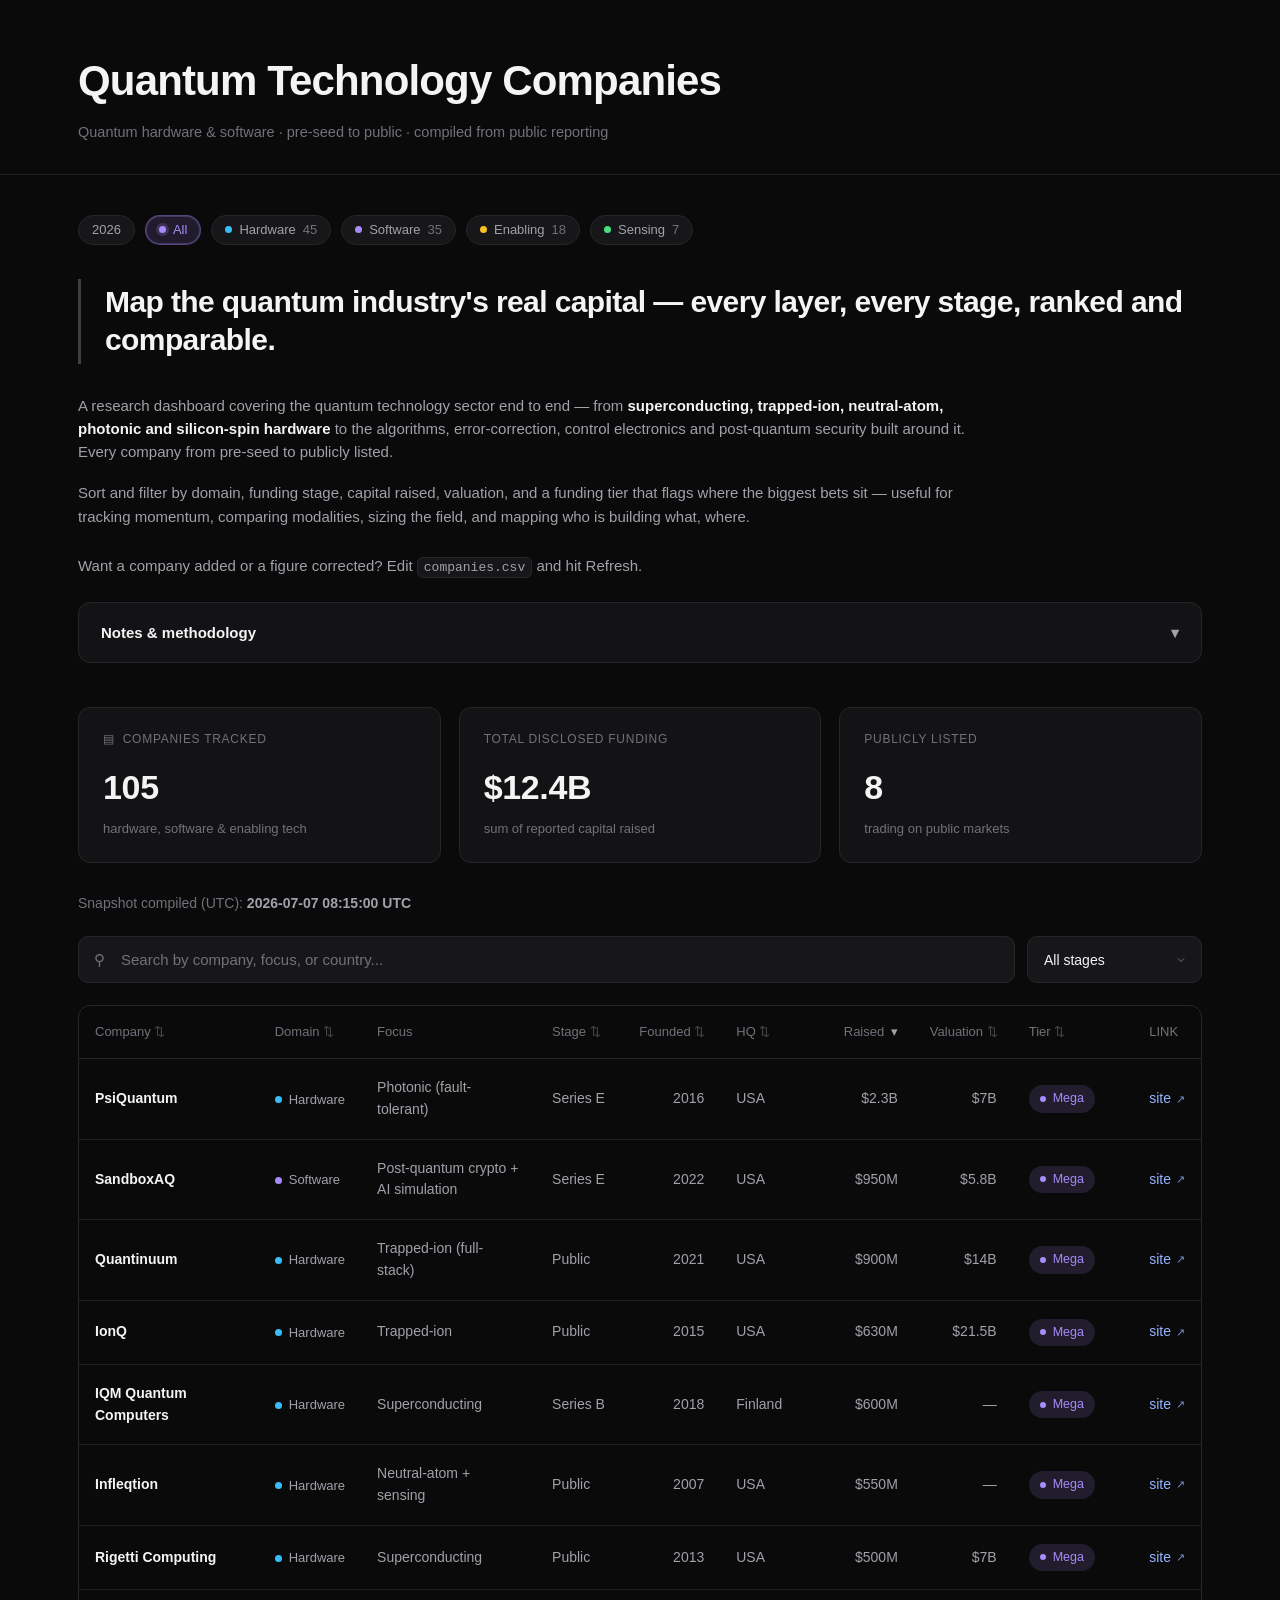
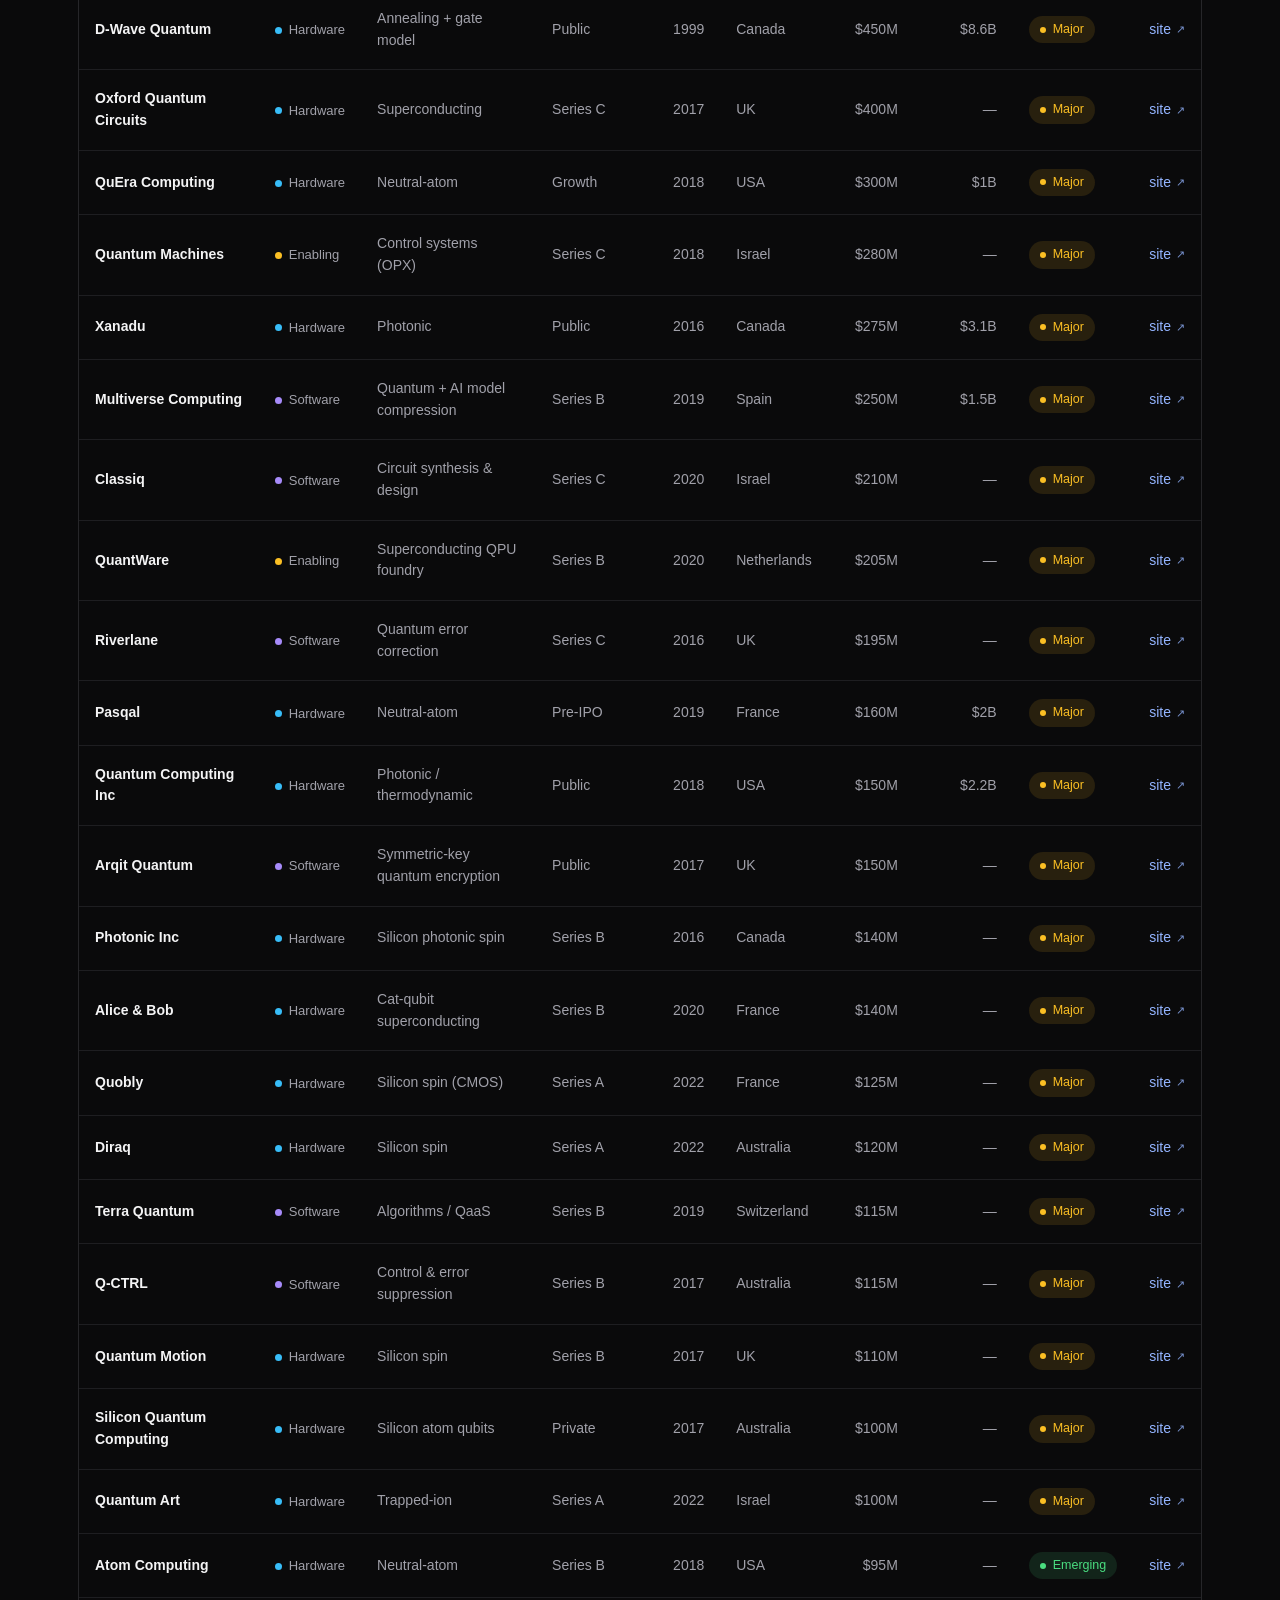
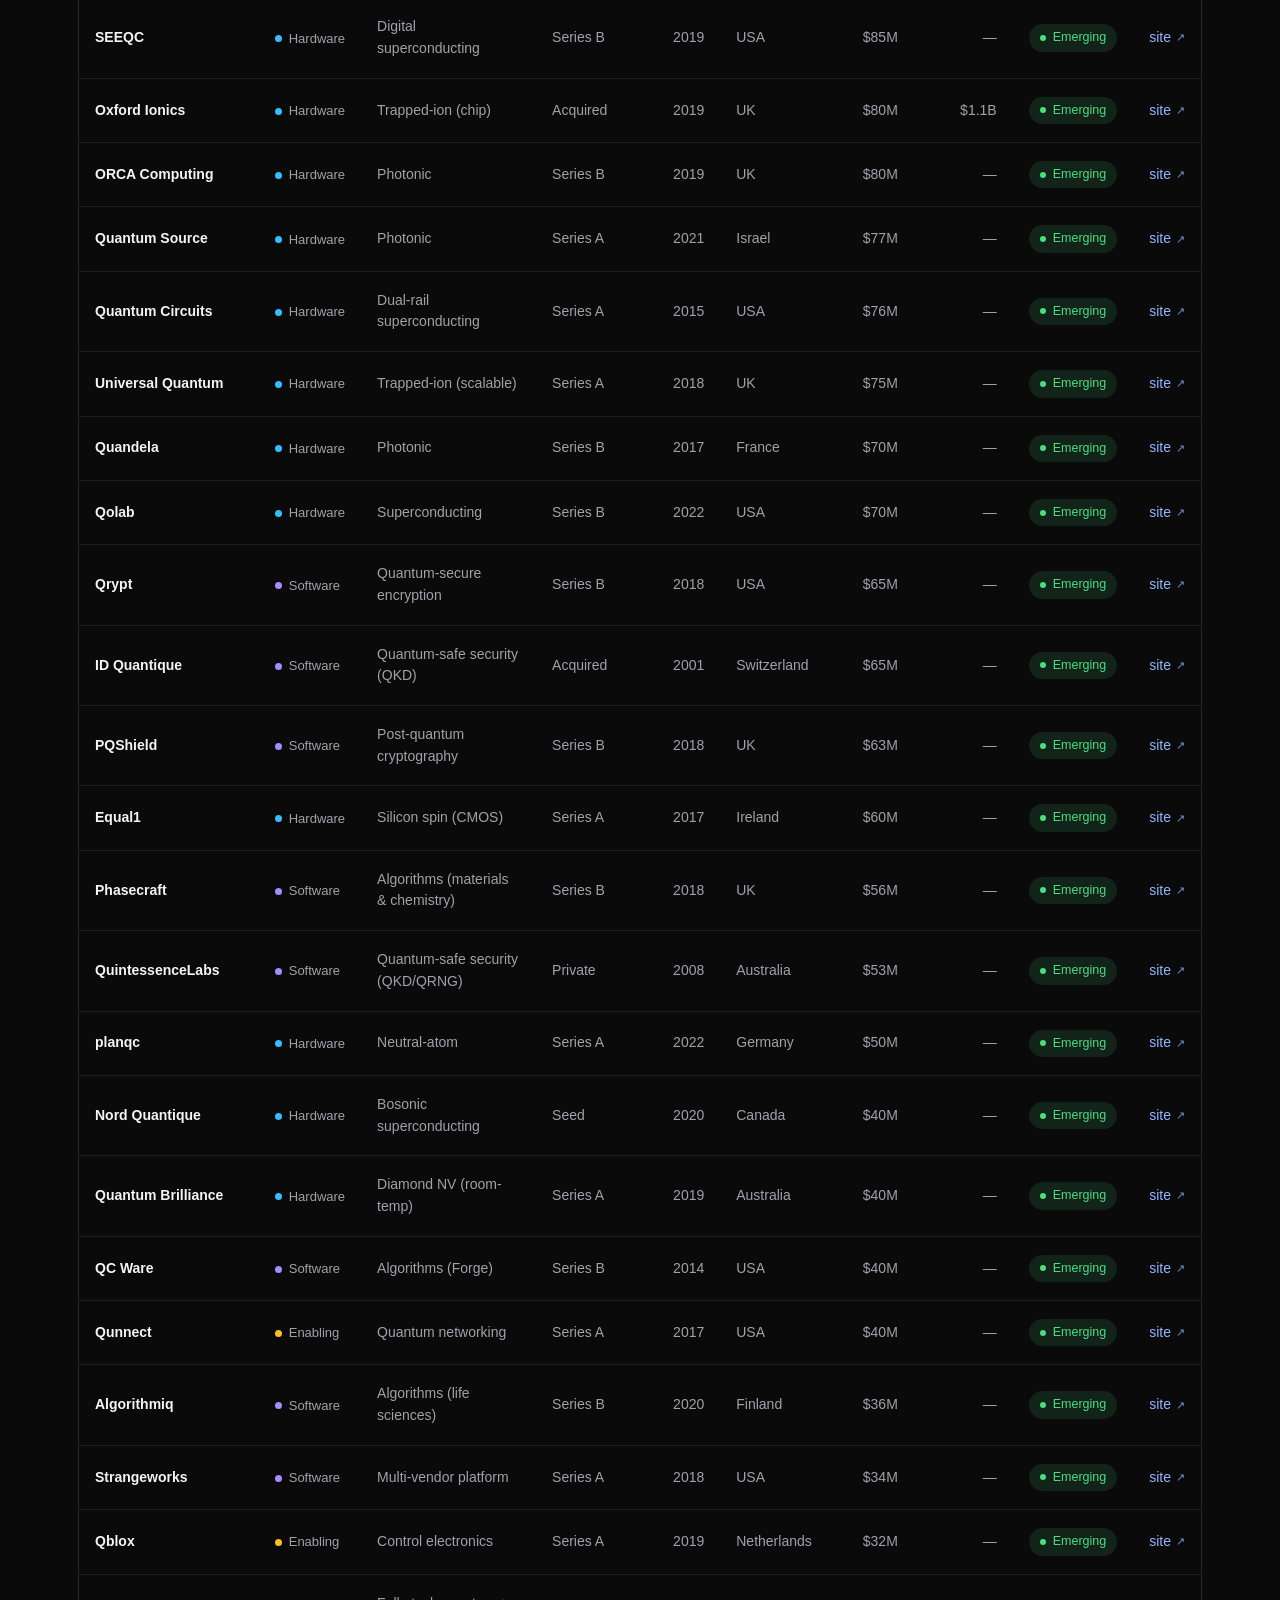
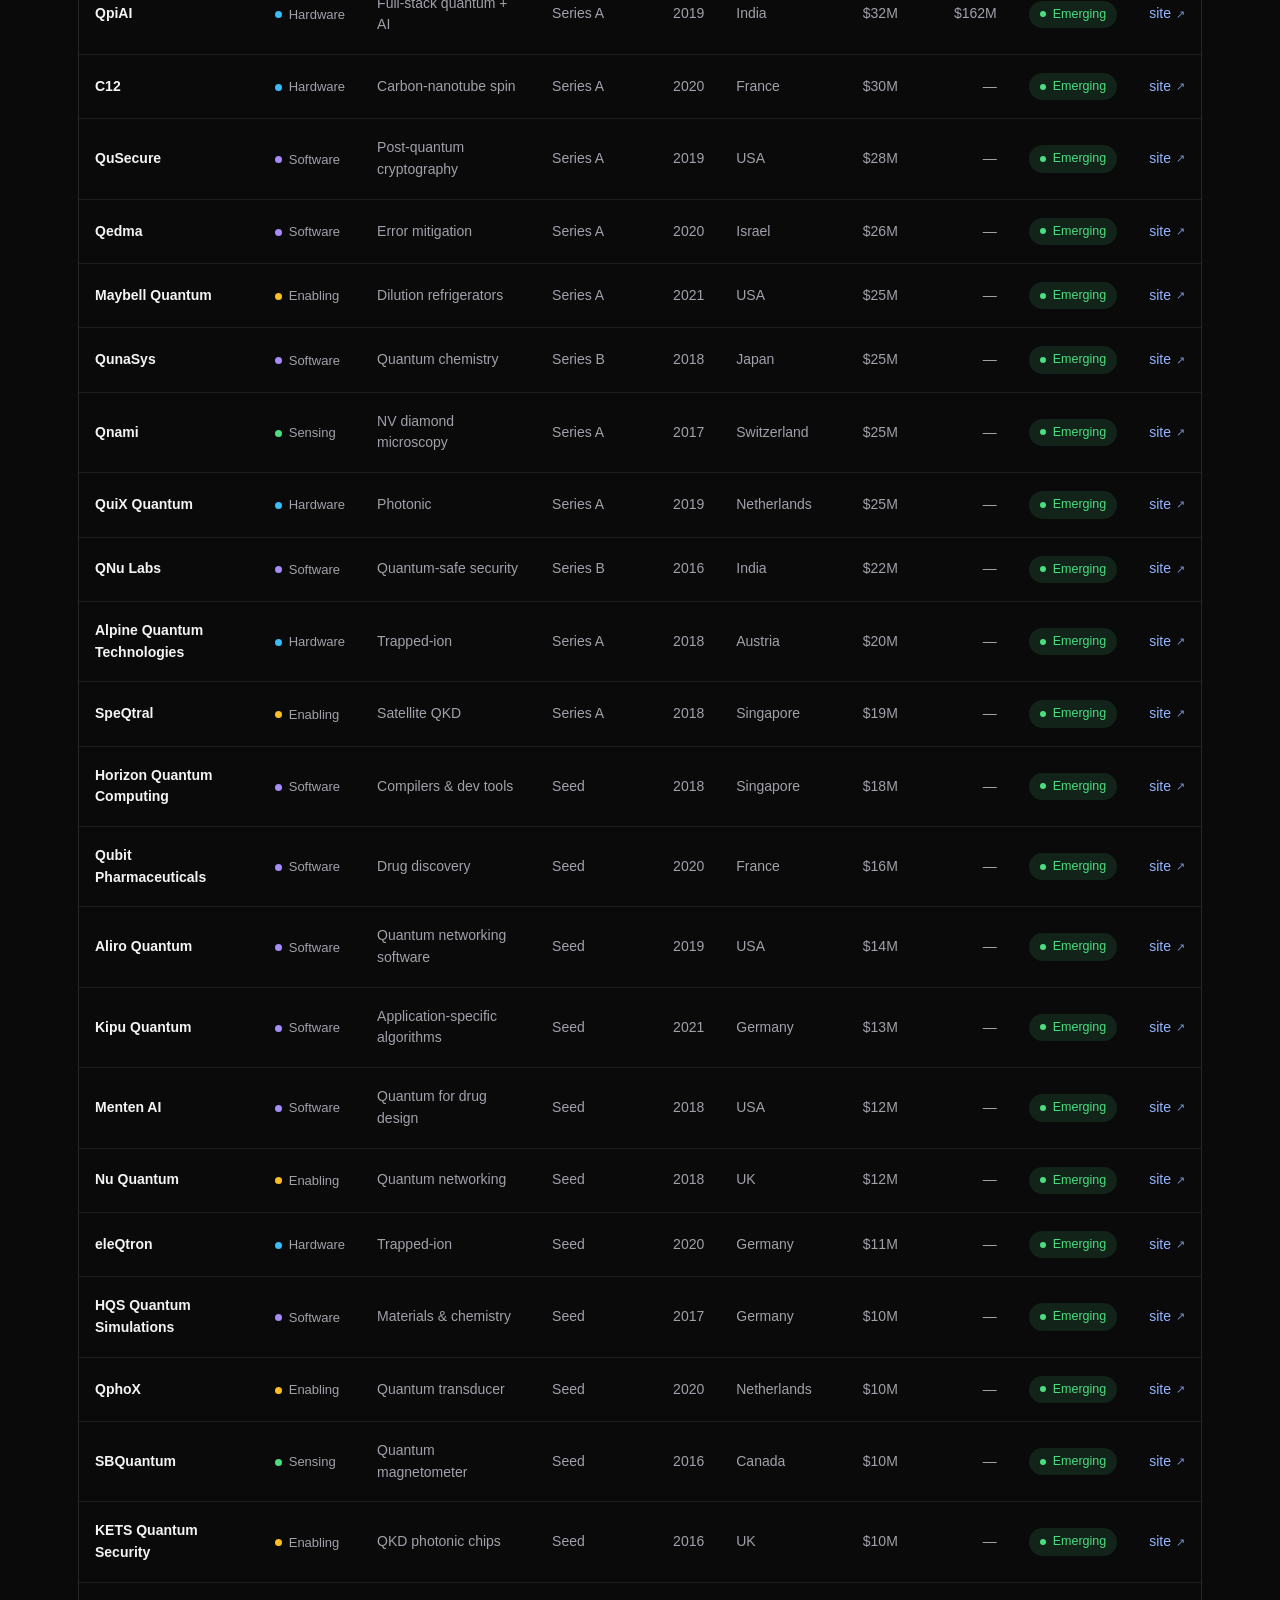
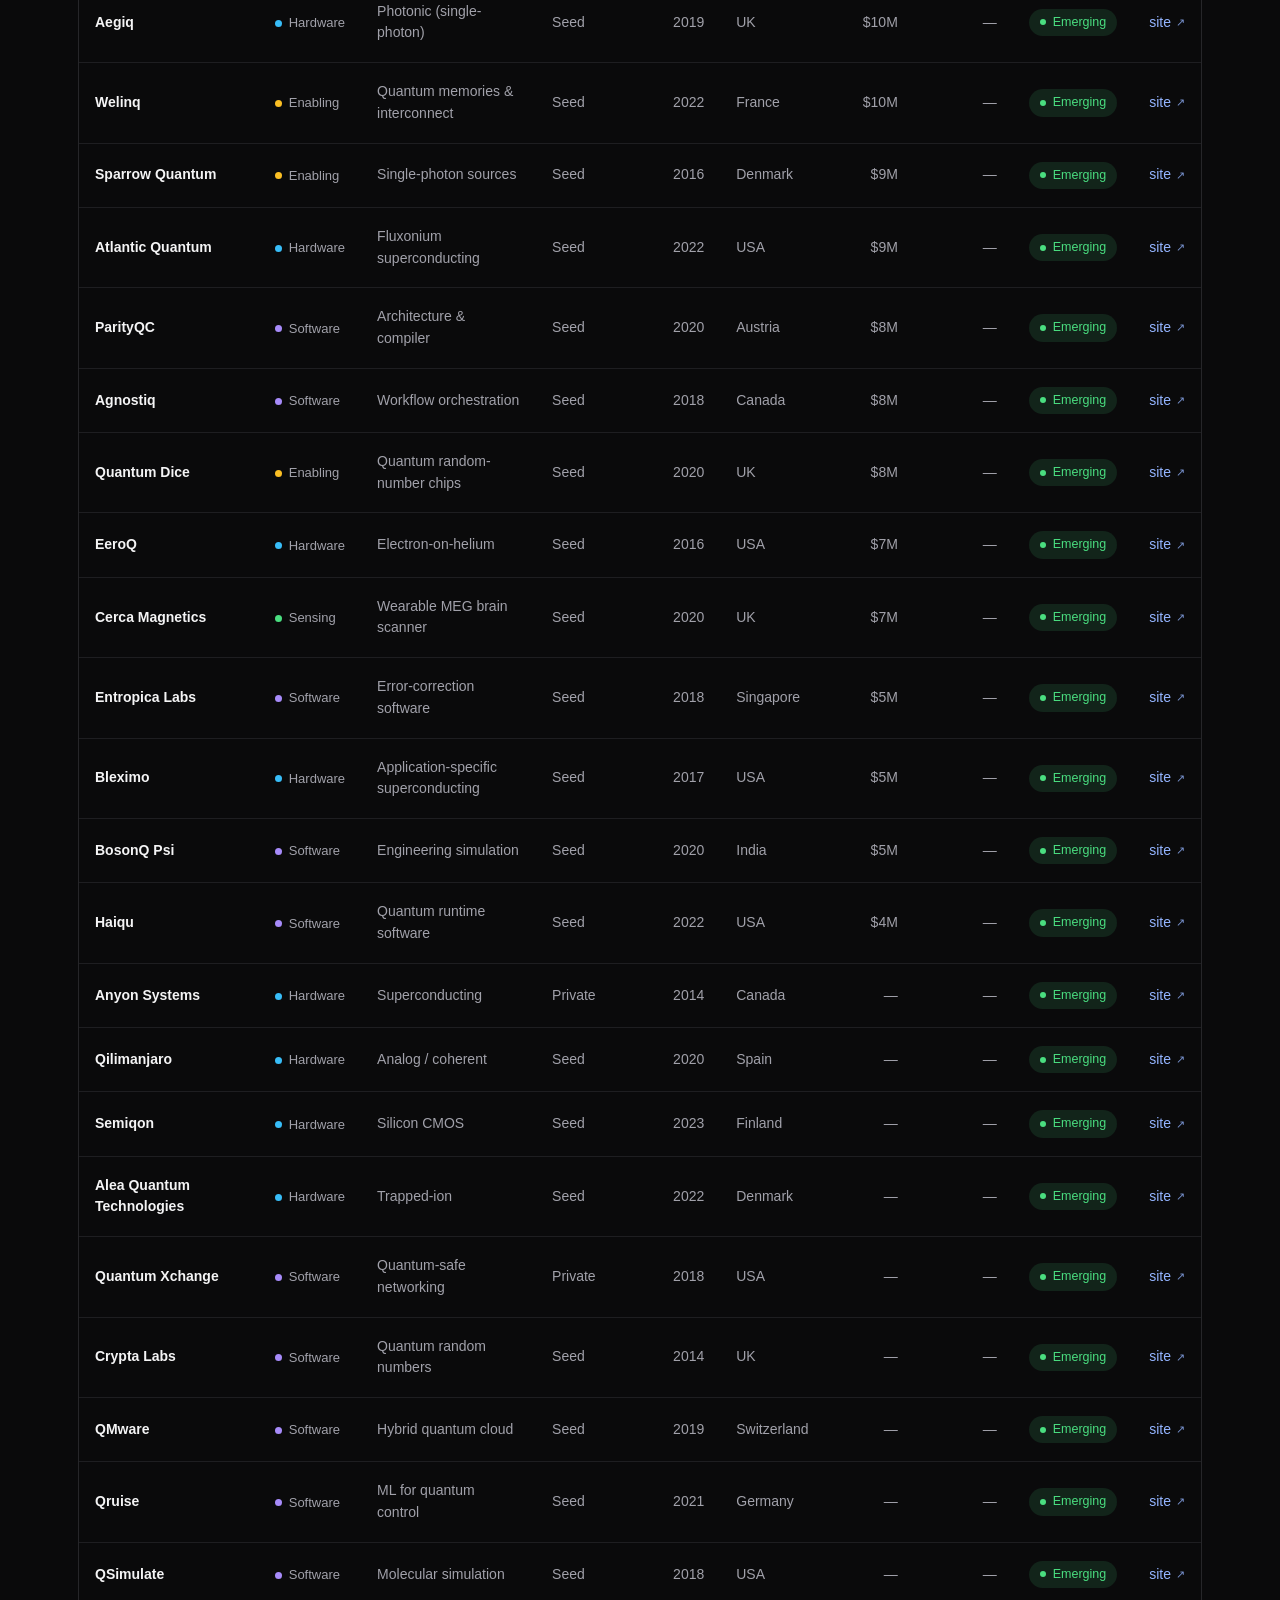
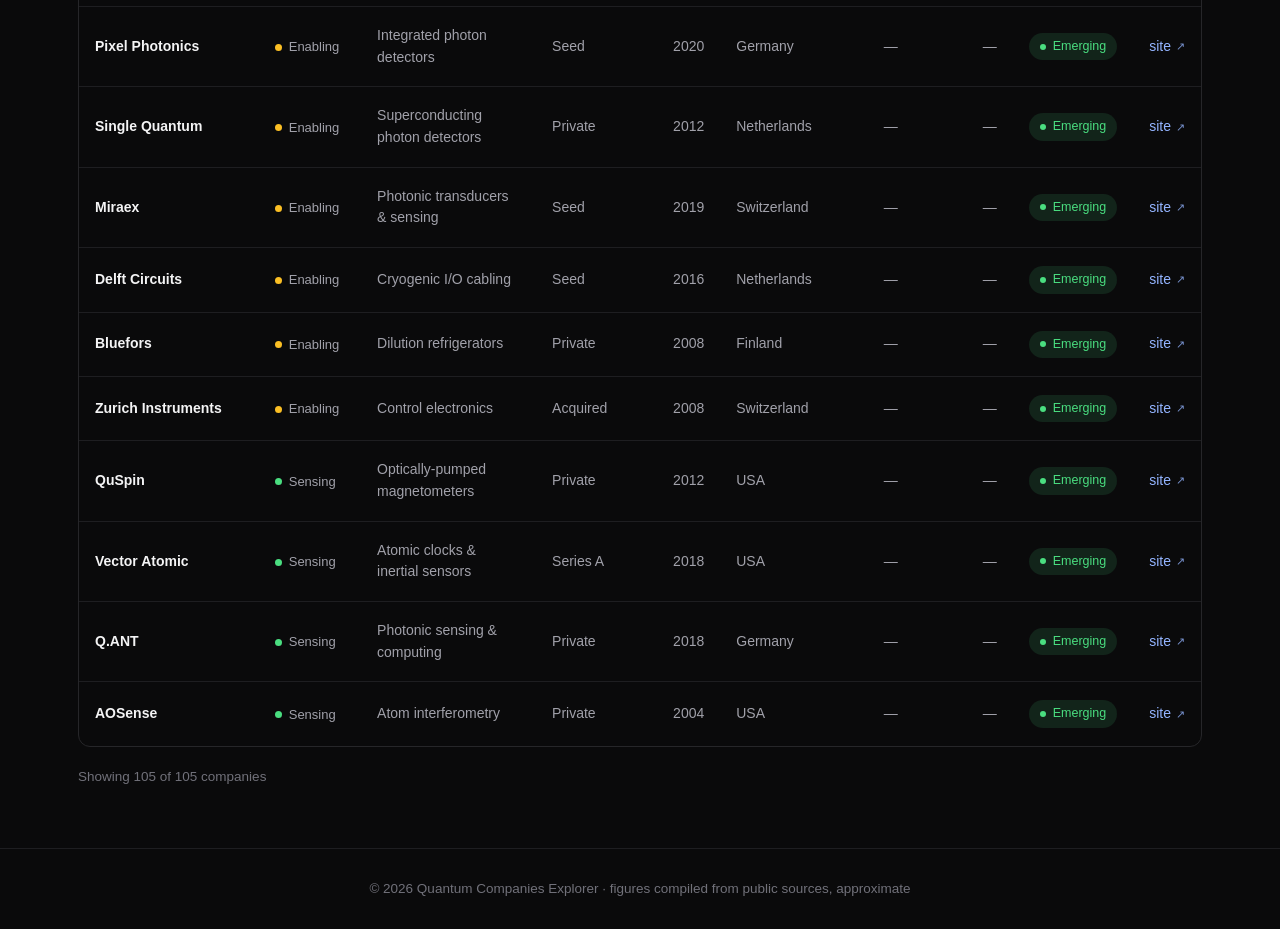
<file: index.html>
<!DOCTYPE html>
<html lang="en">
<head>
<meta charset="UTF-8" />
<meta name="viewport" content="width=device-width, initial-scale=1.0" />
<title>Quantum Technology Companies</title>
<meta name="description" content="Interactive dashboard of quantum technology companies — hardware and software, pre-seed to public." />
<style>
:root {
  --bg: #0a0a0b;
  --panel: #131315;
  --panel-2: #17171a;
  --border: #262629;
  --border-soft: #1e1e21;
  --text: #f4f4f5;
  --muted: #a1a1aa;
  --muted-2: #71717a;
  --accent: #e5e5e7;
  --green: #4ade80;
  --green-bg: rgba(74, 222, 128, 0.12);
  --amber: #fbbf24;
  --amber-bg: rgba(251, 191, 36, 0.12);
  --red: #f87171;
  --red-bg: rgba(248, 113, 113, 0.12);
  --link: #93b4ff;
  --violet: #a78bfa;
  --violet-bg: rgba(167, 139, 250, 0.14);
  --cyan: #38bdf8;
  --cyan-bg: rgba(56, 189, 248, 0.12);
  --radius: 12px;
}

* { box-sizing: border-box; }

html { -webkit-text-size-adjust: 100%; }

body {
  margin: 0;
  background: var(--bg);
  color: var(--text);
  font-family: ui-sans-serif, -apple-system, "Segoe UI", Roboto, Helvetica, Arial, sans-serif;
  font-size: 15px;
  line-height: 1.55;
  -webkit-font-smoothing: antialiased;
}

.wrap {
  max-width: 1180px;
  margin: 0 auto;
  padding: 0 28px;
}

/* ---- top bar / header ---- */
.topbar {
  border-bottom: 1px solid var(--border-soft);
  padding: 22px 0 30px;
}
.topbar-inner {
  display: flex;
  align-items: center;
  justify-content: space-between;
  margin-bottom: 26px;
}
.back {
  color: var(--muted);
  text-decoration: none;
  font-size: 14px;
}
.back:hover { color: var(--text); }
.btn-ghost {
  background: transparent;
  color: var(--text);
  border: 1px solid var(--border);
  border-radius: 8px;
  padding: 8px 16px;
  font-size: 14px;
  cursor: pointer;
  transition: background 0.15s, border-color 0.15s;
}
.btn-ghost:hover { background: var(--panel-2); border-color: #3a3a3f; }
.btn-ghost:disabled { opacity: 0.55; cursor: progress; }
.title {
  margin: 0;
  font-size: 42px;
  font-weight: 700;
  letter-spacing: -0.02em;
}
.subtitle {
  margin: 8px 0 0;
  color: var(--muted-2);
  font-size: 14.5px;
}

/* ---- tags ---- */
.tags {
  display: flex;
  flex-wrap: wrap;
  gap: 10px;
  margin: 40px 0 34px;
}
.tag {
  background: var(--panel-2);
  border: 1px solid var(--border);
  color: var(--muted);
  padding: 5px 13px;
  border-radius: 999px;
  font-size: 13px;
  font-family: inherit;
  line-height: 1.4;
}
button.tag {
  cursor: pointer;
  display: inline-flex;
  align-items: center;
  gap: 7px;
  transition: background 0.15s, border-color 0.15s, color 0.15s;
}
button.tag:hover { color: var(--text); border-color: #3a3a3f; }
button.tag:focus-visible { outline: 2px solid #3f3f46; outline-offset: 2px; }

.tag-all {
  color: var(--violet);
  border-color: rgba(167, 139, 250, 0.4);
  background: var(--violet-bg);
}
.tag-all .dot {
  width: 7px; height: 7px; border-radius: 50%;
  background: var(--violet);
  box-shadow: 0 0 0 3px rgba(167, 139, 250, 0.2);
}

/* filter chips — colored dot per domain */
.fdot { width: 7px; height: 7px; border-radius: 50%; display: inline-block; }
.fdot.d-hw { background: var(--cyan); }
.fdot.d-sw { background: var(--violet); }
.fdot.d-en { background: var(--amber); }
.fdot.d-se { background: var(--green); }
.tag-count { color: var(--muted-2); font-variant-numeric: tabular-nums; }

.tag-filter.is-active {
  color: var(--text);
  border-color: #52525b;
  background: #232327;
}
.tag-filter.is-active .tag-count { color: var(--muted); }
.tag-all.is-active { box-shadow: 0 0 0 1px rgba(167, 139, 250, 0.25) inset; }
.tag-all:not(.is-active) {
  color: var(--muted);
  background: var(--panel-2);
  border-color: var(--border);
}
.tag-all:not(.is-active) .dot { background: var(--muted-2); box-shadow: none; }

/* ---- hero ---- */
.hero {
  margin: 0 0 30px;
  padding: 4px 0 4px 24px;
  border-left: 3px solid #3f3f46;
  font-size: 30px;
  font-weight: 700;
  line-height: 1.28;
  letter-spacing: -0.02em;
}
.lede { max-width: 900px; }
.lede p { color: var(--muted); margin: 0 0 18px; }
.lede em { color: var(--text); font-style: normal; font-weight: 600; }
.prompt { color: var(--muted); margin: 26px 0 24px; }
.prompt code {
  background: var(--panel-2);
  border: 1px solid var(--border);
  border-radius: 6px;
  padding: 2px 6px;
  font-size: 13px;
}

/* ---- notes ---- */
.notes {
  background: var(--panel);
  border: 1px solid var(--border);
  border-radius: var(--radius);
  margin: 0 0 44px;
}
.notes summary {
  list-style: none;
  cursor: pointer;
  padding: 18px 22px;
  font-weight: 600;
  display: flex;
  justify-content: space-between;
  align-items: center;
}
.notes summary::-webkit-details-marker { display: none; }
.notes summary::after {
  content: "\25BE";
  color: var(--muted);
  transition: transform 0.2s;
}
.notes[open] summary::after { transform: rotate(180deg); }
.notes-body {
  padding: 0 22px 22px;
  color: var(--muted);
  border-top: 1px solid var(--border-soft);
  padding-top: 18px;
}
.notes-body ul { margin: 12px 0; padding-left: 20px; }
.notes-body li { margin: 6px 0; }
.notes-body strong { color: var(--text); }

/* ---- stat cards ---- */
.stats {
  display: grid;
  grid-template-columns: repeat(3, 1fr);
  gap: 18px;
  margin-bottom: 30px;
}
.stat-card {
  background: var(--panel);
  border: 1px solid var(--border);
  border-radius: var(--radius);
  padding: 22px 24px;
}
.stat-label {
  color: var(--muted-2);
  font-size: 12px;
  letter-spacing: 0.06em;
  text-transform: uppercase;
  display: flex;
  align-items: center;
  gap: 8px;
}
.stat-ic { color: var(--muted-2); }
.stat-value {
  font-size: 34px;
  font-weight: 700;
  margin: 12px 0 6px;
  letter-spacing: -0.01em;
}
.stat-sub { color: var(--muted-2); font-size: 13px; }

.updated { color: var(--muted-2); font-size: 14px; margin: 0 0 22px; }
.updated strong { color: var(--muted); font-weight: 600; }

/* ---- search + controls ---- */
.controls {
  display: flex;
  gap: 12px;
  margin-bottom: 22px;
  align-items: stretch;
}
.controls .search { flex: 1; margin-bottom: 0; }
.stage-select {
  background: var(--panel-2);
  border: 1px solid var(--border);
  border-radius: 10px;
  color: var(--text);
  padding: 0 40px 0 16px;
  font-size: 14px;
  font-family: inherit;
  outline: none;
  cursor: pointer;
  min-width: 175px;
  -webkit-appearance: none;
  appearance: none;
  background-image: url("data:image/svg+xml,%3Csvg xmlns='http://www.w3.org/2000/svg' width='12' height='12' viewBox='0 0 24 24' fill='none' stroke='%2371717a' stroke-width='2'%3E%3Cpath d='M6 9l6 6 6-6'/%3E%3C/svg%3E");
  background-repeat: no-repeat;
  background-position: right 14px center;
}
.stage-select:focus { border-color: #3f3f46; }
.stage-select option { background: var(--panel-2); color: var(--text); }

.search {
  position: relative;
  margin-bottom: 22px;
}
.search-ic {
  position: absolute;
  left: 16px; top: 50%;
  transform: translateY(-50%);
  color: var(--muted-2);
}
.search input {
  width: 100%;
  background: var(--panel-2);
  border: 1px solid var(--border);
  border-radius: 10px;
  color: var(--text);
  padding: 14px 16px 14px 42px;
  font-size: 15px;
  outline: none;
}
.search input::placeholder { color: var(--muted-2); }
.search input:focus { border-color: #3f3f46; }

/* ---- table ---- */
.table-wrap {
  border: 1px solid var(--border);
  border-radius: var(--radius);
  overflow-x: auto;
}
table {
  width: 100%;
  border-collapse: collapse;
  font-size: 14px;
  min-width: 900px;
}
thead th {
  text-align: left;
  color: var(--muted-2);
  font-weight: 500;
  font-size: 13px;
  padding: 16px 16px;
  border-bottom: 1px solid var(--border);
  white-space: nowrap;
  user-select: none;
}
th.num, td.num { text-align: right; }
th.sortable { cursor: pointer; }
th.sortable:hover { color: var(--text); }
th .arrow { display: inline-block; width: 10px; color: var(--muted); }
th.sort-asc .arrow::after { content: "\25B4"; }
th.sort-desc .arrow::after { content: "\25BE"; }
th.sortable:not(.sort-asc):not(.sort-desc) .arrow::after { content: "\21C5"; opacity: 0.4; }

tbody td {
  padding: 18px 16px;
  border-bottom: 1px solid var(--border-soft);
  color: var(--muted);
  vertical-align: middle;
}
tbody tr:last-child td { border-bottom: none; }
tbody tr:hover { background: rgba(255, 255, 255, 0.015); }
td.col-name { color: var(--text); font-weight: 600; }
td.mono { font-variant-numeric: tabular-nums; }
.dep-name { color: var(--text); }
.link {
  color: var(--link);
  text-decoration: none;
  display: inline-flex;
  align-items: center;
  gap: 5px;
}
.link:hover { text-decoration: underline; }
.link .ext { font-size: 11px; opacity: 0.8; }

/* ---- RAG badges ---- */
.rag {
  display: inline-flex;
  align-items: center;
  gap: 7px;
  padding: 4px 11px;
  border-radius: 999px;
  font-size: 12.5px;
  font-weight: 500;
  white-space: nowrap;
}
.rag::before {
  content: "";
  width: 6px; height: 6px; border-radius: 50%;
  background: currentColor;
}
.rag-mega { color: var(--violet); background: var(--violet-bg); }
.rag-major { color: var(--amber); background: var(--amber-bg); }
.rag-emerging { color: var(--green); background: var(--green-bg); }

/* domain pill in the table */
.domain-pill {
  display: inline-flex;
  align-items: center;
  gap: 7px;
  font-size: 13px;
  color: var(--muted);
}
.domain-pill::before {
  content: "";
  width: 7px; height: 7px; border-radius: 50%;
  background: var(--muted-2);
}
.domain-Hardware::before { background: var(--cyan); }
.domain-Software::before { background: var(--violet); }
.domain-Enabling::before { background: var(--amber); }
.domain-Sensing::before { background: var(--green); }

.count { color: var(--muted-2); font-size: 13.5px; margin: 20px 0 60px; }

/* ---- footer ---- */
.footer {
  border-top: 1px solid var(--border-soft);
  padding: 30px 0;
  text-align: center;
  color: var(--muted-2);
  font-size: 13.5px;
}

.empty { padding: 40px; text-align: center; color: var(--muted-2); }

@media (max-width: 720px) {
  .controls { flex-direction: column; }
  .stage-select { min-width: 0; padding: 12px 40px 12px 16px; }
  .stats { grid-template-columns: 1fr; }
  .title { font-size: 32px; }
  .hero { font-size: 23px; }
  .wrap { padding: 0 18px; }
}

</style>
</head>
<body>

  <header class="topbar">
    <div class="wrap topbar-inner">
      
      
    </div>
    <div class="wrap">
      <h1 class="title">Quantum Technology Companies</h1>
      <p class="subtitle">Quantum hardware &amp; software &middot; pre-seed to public &middot; compiled from public reporting</p>
    </div>
  </header>

  <main class="wrap">
    <div class="tags" id="filters">
      <span class="tag tag-static">2026</span>
      <button type="button" class="tag tag-all is-active" data-domain="all"><span class="dot"></span> All</button>
      <button type="button" class="tag tag-filter" data-domain="Hardware"><span class="fdot d-hw"></span> Hardware <span class="tag-count" data-count="Hardware"></span></button>
      <button type="button" class="tag tag-filter" data-domain="Software"><span class="fdot d-sw"></span> Software <span class="tag-count" data-count="Software"></span></button>
      <button type="button" class="tag tag-filter" data-domain="Enabling"><span class="fdot d-en"></span> Enabling <span class="tag-count" data-count="Enabling"></span></button>
      <button type="button" class="tag tag-filter" data-domain="Sensing"><span class="fdot d-se"></span> Sensing <span class="tag-count" data-count="Sensing"></span></button>
    </div>

    <blockquote class="hero">
      Map the quantum industry's real capital &mdash; every layer, every stage, ranked and comparable.
    </blockquote>

    <div class="lede">
      <p>
        A research dashboard covering the quantum technology sector end to end &mdash; from
        <em>superconducting, trapped-ion, neutral-atom, photonic and silicon-spin hardware</em>
        to the algorithms, error-correction, control electronics and post-quantum security built
        around it. Every company from pre-seed to publicly listed.
      </p>
      <p>
        Sort and filter by domain, funding stage, capital raised, valuation, and a funding tier
        that flags where the biggest bets sit &mdash; useful for tracking momentum, comparing
        modalities, sizing the field, and mapping who is building what, where.
      </p>
    </div>

    <p class="prompt">Want a company added or a figure corrected? Edit <code>companies.csv</code> and hit Refresh.</p>

    <details class="notes">
      <summary>Notes &amp; methodology</summary>
      <div class="notes-body">
        <p>
          Each company is placed in one of four <strong>domains</strong> &mdash;
          <strong>Hardware</strong> (qubit systems), <strong>Software</strong> (algorithms,
          error correction, post-quantum security), <strong>Enabling</strong> (control
          electronics, cryogenics, networking, foundries), and <strong>Sensing</strong>
          (quantum metrology). Use the chips above the title to filter by domain.
        </p>
        <p>The <strong>funding tier</strong> badge buckets total capital raised:</p>
        <ul>
          <li><span class="rag rag-mega">Mega</span> &mdash; $500M or more raised.</li>
          <li><span class="rag rag-major">Major</span> &mdash; $100M&ndash;$500M raised.</li>
          <li><span class="rag rag-emerging">Emerging</span> &mdash; under $100M, or undisclosed.</li>
        </ul>
        <p class="caveat">
          Figures are <strong>approximate</strong> and compiled from public reporting (company
          announcements, The Quantum Insider, Crunchbase, SEC filings) as of mid-2026. Private
          valuations and undisclosed rounds are estimates; public-company figures reflect recent
          market capitalization, which moves daily. Treat this as a map of the field, not a
          valuation source.
        </p>
      </div>
    </details>

    <section class="stats">
      <div class="stat-card">
        <div class="stat-label"><span class="stat-ic">&#9636;</span> COMPANIES TRACKED</div>
        <div class="stat-value" id="statCompanies">&mdash;</div>
        <div class="stat-sub">hardware, software &amp; enabling tech</div>
      </div>
      <div class="stat-card">
        <div class="stat-label">TOTAL DISCLOSED FUNDING</div>
        <div class="stat-value" id="statFunding">&mdash;</div>
        <div class="stat-sub">sum of reported capital raised</div>
      </div>
      <div class="stat-card">
        <div class="stat-label">PUBLICLY LISTED</div>
        <div class="stat-value" id="statPublic">&mdash;</div>
        <div class="stat-sub">trading on public markets</div>
      </div>
    </section>

    <p class="updated">Snapshot compiled (UTC): <strong id="updated">&mdash;</strong></p>

    <div class="controls">
      <div class="search">
        <span class="search-ic">&#9906;</span>
        <input id="searchInput" type="text" placeholder="Search by company, focus, or country..." />
      </div>
      <select id="stageFilter" class="stage-select" aria-label="Filter by funding stage">
        <option value="">All stages</option>
      </select>
    </div>

    <div class="table-wrap">
      <table id="table">
        <thead>
          <tr>
            <th data-key="name" class="sortable col-name">Company <span class="arrow"></span></th>
            <th data-key="domain" class="sortable">Domain <span class="arrow"></span></th>
            <th class="col-focus">Focus</th>
            <th data-key="stage" class="sortable">Stage <span class="arrow"></span></th>
            <th data-key="founded" class="sortable num">Founded <span class="arrow"></span></th>
            <th data-key="country" class="sortable">HQ <span class="arrow"></span></th>
            <th data-key="raised_musd" class="sortable num">Raised <span class="arrow"></span></th>
            <th data-key="valuation_musd" class="sortable num">Valuation <span class="arrow"></span></th>
            <th data-key="tier" class="sortable">Tier <span class="arrow"></span></th>
            <th>LINK</th>
          </tr>
        </thead>
        <tbody id="tbody"></tbody>
      </table>
    </div>

    <p class="count" id="count">&nbsp;</p>
  </main>

  <footer class="footer">
    <div class="wrap">&copy; 2026 Quantum Companies Explorer &middot; figures compiled from public sources, approximate</div>
  </footer>

  

<script>
/* Quantum Technology Companies — client-side rendering, search, filter and sort. */

const TIER_ORDER = { Emerging: 0, Major: 1, Mega: 2 };
const TIER_CLASS = { Mega: "rag-mega", Major: "rag-major", Emerging: "rag-emerging" };

// Rough maturity order, used to sort the stage dropdown sensibly.
const STAGE_ORDER = [
  "Pre-seed", "Seed", "Series A", "Series B", "Series C", "Series D",
  "Series E", "Growth", "Pre-IPO", "Public", "Acquired", "Private",
];

let ALL = [];
let sortKey = "raised_musd";
let sortDir = "desc"; // 'asc' | 'desc'
let domainFilter = "all";
let stageFilter = ""; // "" = all stages

function fmtMoney(musd) {
  if (musd === null || musd === undefined || musd === "") return "—";
  if (musd >= 1000) return "$" + (musd / 1000).toFixed(musd % 1000 === 0 ? 0 : 1) + "B";
  return "$" + musd + "M";
}

function esc(s) {
  return String(s).replace(/[&<>"']/g, (c) =>
    ({ "&": "&amp;", "<": "&lt;", ">": "&gt;", '"': "&quot;", "'": "&#39;" }[c])
  );
}

function fmtUpdated(iso) {
  if (!iso) return "—";
  return String(iso).replace("T", " ").replace(/\.\d+.*$/, "").replace("+00:00", "") + " UTC";
}

function sortRecords(rows) {
  const dir = sortDir === "asc" ? 1 : -1;
  return [...rows].sort((a, b) => {
    let av = a[sortKey];
    let bv = b[sortKey];
    if (sortKey === "tier") {
      av = TIER_ORDER[av];
      bv = TIER_ORDER[bv];
    }
    // push blanks to the bottom regardless of direction
    const an = av === null || av === undefined || av === "";
    const bn = bv === null || bv === undefined || bv === "";
    if (an && bn) return 0;
    if (an) return 1;
    if (bn) return -1;
    if (typeof av === "string") return av.localeCompare(bv) * dir;
    return (av - bv) * dir;
  });
}

function render() {
  const q = document.getElementById("searchInput").value.trim().toLowerCase();
  let rows = ALL;
  if (domainFilter !== "all") {
    rows = rows.filter((r) => r.domain === domainFilter);
  }
  if (stageFilter) {
    rows = rows.filter((r) => r.stage === stageFilter);
  }
  if (q) {
    rows = rows.filter(
      (r) =>
        r.name.toLowerCase().includes(q) ||
        r.focus.toLowerCase().includes(q) ||
        r.hq.toLowerCase().includes(q)
    );
  }
  rows = sortRecords(rows);

  const tbody = document.getElementById("tbody");
  if (!rows.length) {
    tbody.innerHTML = `<tr><td colspan="10" class="empty">No companies match your filters.</td></tr>`;
  } else {
    tbody.innerHTML = rows
      .map(
        (r) => `
      <tr>
        <td class="col-name">${esc(r.name)}</td>
        <td><span class="domain-pill domain-${esc(r.domain)}">${esc(r.domain)}</span></td>
        <td class="col-focus">${esc(r.focus)}</td>
        <td>${esc(r.stage)}</td>
        <td class="num mono">${r.founded ?? "—"}</td>
        <td>${esc(r.country)}</td>
        <td class="num mono">${fmtMoney(r.raised_musd)}</td>
        <td class="num mono">${fmtMoney(r.valuation_musd)}</td>
        <td><span class="rag ${TIER_CLASS[r.tier]}">${r.tier}</span></td>
        <td><a class="link" href="${esc(r.url)}" target="_blank" rel="noopener">site <span class="ext">&#8599;</span></a></td>
      </tr>`
      )
      .join("");
  }

  const parts = [];
  if (domainFilter !== "all") parts.push(domainFilter);
  if (stageFilter) parts.push(stageFilter);
  const suffix = parts.length ? ` · ${parts.join(" · ")}` : "";
  document.getElementById("count").textContent =
    `Showing ${rows.length} of ${ALL.length} companies${suffix}`;

  document.querySelectorAll("th.sortable").forEach((th) => {
    th.classList.remove("sort-asc", "sort-desc");
    if (th.dataset.key === sortKey) {
      th.classList.add(sortDir === "asc" ? "sort-asc" : "sort-desc");
    }
  });
}

function applyData(data) {
  ALL = data.records || [];
  document.getElementById("statCompanies").textContent =
    data.summary.companies_tracked.toLocaleString();
  document.getElementById("statFunding").textContent =
    "$" + data.summary.total_raised_busd + "B";
  document.getElementById("statPublic").textContent = data.summary.publicly_listed;
  document.getElementById("updated").textContent = fmtUpdated(data.generated_at);

  const counts = {};
  ALL.forEach((r) => (counts[r.domain] = (counts[r.domain] || 0) + 1));
  document.querySelectorAll(".tag-count").forEach((el) => {
    el.textContent = counts[el.dataset.count] ?? 0;
  });

  populateStages();
  render();
}

function populateStages() {
  const present = [...new Set(ALL.map((r) => r.stage))];
  present.sort((a, b) => {
    const ai = STAGE_ORDER.indexOf(a);
    const bi = STAGE_ORDER.indexOf(b);
    return (ai < 0 ? 99 : ai) - (bi < 0 ? 99 : bi) || a.localeCompare(b);
  });
  const sel = document.getElementById("stageFilter");
  const counts = {};
  ALL.forEach((r) => (counts[r.stage] = (counts[r.stage] || 0) + 1));
  sel.innerHTML =
    `<option value="">All stages</option>` +
    present
      .map((s) => `<option value="${esc(s)}">${esc(s)} (${counts[s]})</option>`)
      .join("");
  sel.value = stageFilter;
}

function setDomainFilter(next) {
  domainFilter = next;
  document.querySelectorAll("#filters button").forEach((btn) => {
    btn.classList.toggle("is-active", btn.dataset.domain === domainFilter);
  });
  render();
}

const EMBEDDED = {
  "generated_at": "2026-07-07T08:15:00.970916+00:00",
  "snapshot_year": 2026,
  "source": "Compiled from public reporting (company announcements, The Quantum Insider, Crunchbase, SEC filings)",
  "methodology": "Capital-raised and valuation figures are approximate, in USD, compiled from public sources as of mid-2026. Funding tier: Mega >= $500M, Major >= $100M, Emerging < $100M or undisclosed.",
  "summary": {
    "companies_tracked": 105,
    "total_raised_busd": 12.4,
    "publicly_listed": 8,
    "domains": [
      "Enabling",
      "Hardware",
      "Sensing",
      "Software"
    ]
  },
  "records": [
    {
      "name": "PsiQuantum",
      "domain": "Hardware",
      "focus": "Photonic (fault-tolerant)",
      "stage": "Series E",
      "founded": 2016,
      "hq": "Palo Alto, USA",
      "country": "USA",
      "raised_musd": 2320,
      "valuation_musd": 7000,
      "years_active": 10,
      "capital_per_yr_musd": 232.0,
      "tier": "Mega",
      "url": "https://psiquantum.com"
    },
    {
      "name": "SandboxAQ",
      "domain": "Software",
      "focus": "Post-quantum crypto + AI simulation",
      "stage": "Series E",
      "founded": 2022,
      "hq": "Palo Alto, USA",
      "country": "USA",
      "raised_musd": 950,
      "valuation_musd": 5750,
      "years_active": 4,
      "capital_per_yr_musd": 237.5,
      "tier": "Mega",
      "url": "https://sandboxaq.com"
    },
    {
      "name": "Quantinuum",
      "domain": "Hardware",
      "focus": "Trapped-ion (full-stack)",
      "stage": "Public",
      "founded": 2021,
      "hq": "Broomfield, USA",
      "country": "USA",
      "raised_musd": 900,
      "valuation_musd": 14000,
      "years_active": 5,
      "capital_per_yr_musd": 180.0,
      "tier": "Mega",
      "url": "https://quantinuum.com"
    },
    {
      "name": "IonQ",
      "domain": "Hardware",
      "focus": "Trapped-ion",
      "stage": "Public",
      "founded": 2015,
      "hq": "College Park, USA",
      "country": "USA",
      "raised_musd": 630,
      "valuation_musd": 21500,
      "years_active": 11,
      "capital_per_yr_musd": 57.3,
      "tier": "Mega",
      "url": "https://ionq.com"
    },
    {
      "name": "IQM Quantum Computers",
      "domain": "Hardware",
      "focus": "Superconducting",
      "stage": "Series B",
      "founded": 2018,
      "hq": "Espoo, Finland",
      "country": "Finland",
      "raised_musd": 600,
      "valuation_musd": null,
      "years_active": 8,
      "capital_per_yr_musd": 75.0,
      "tier": "Mega",
      "url": "https://meetiqm.com"
    },
    {
      "name": "Infleqtion",
      "domain": "Hardware",
      "focus": "Neutral-atom + sensing",
      "stage": "Public",
      "founded": 2007,
      "hq": "Boulder, USA",
      "country": "USA",
      "raised_musd": 550,
      "valuation_musd": null,
      "years_active": 19,
      "capital_per_yr_musd": 28.9,
      "tier": "Mega",
      "url": "https://infleqtion.com"
    },
    {
      "name": "Rigetti Computing",
      "domain": "Hardware",
      "focus": "Superconducting",
      "stage": "Public",
      "founded": 2013,
      "hq": "Berkeley, USA",
      "country": "USA",
      "raised_musd": 500,
      "valuation_musd": 7000,
      "years_active": 13,
      "capital_per_yr_musd": 38.5,
      "tier": "Mega",
      "url": "https://rigetti.com"
    },
    {
      "name": "D-Wave Quantum",
      "domain": "Hardware",
      "focus": "Annealing + gate model",
      "stage": "Public",
      "founded": 1999,
      "hq": "Burnaby, Canada",
      "country": "Canada",
      "raised_musd": 450,
      "valuation_musd": 8600,
      "years_active": 27,
      "capital_per_yr_musd": 16.7,
      "tier": "Major",
      "url": "https://dwavesys.com"
    },
    {
      "name": "Oxford Quantum Circuits",
      "domain": "Hardware",
      "focus": "Superconducting",
      "stage": "Series C",
      "founded": 2017,
      "hq": "Reading, UK",
      "country": "UK",
      "raised_musd": 400,
      "valuation_musd": null,
      "years_active": 9,
      "capital_per_yr_musd": 44.4,
      "tier": "Major",
      "url": "https://oqc.tech"
    },
    {
      "name": "QuEra Computing",
      "domain": "Hardware",
      "focus": "Neutral-atom",
      "stage": "Growth",
      "founded": 2018,
      "hq": "Boston, USA",
      "country": "USA",
      "raised_musd": 300,
      "valuation_musd": 1000,
      "years_active": 8,
      "capital_per_yr_musd": 37.5,
      "tier": "Major",
      "url": "https://quera.com"
    },
    {
      "name": "Quantum Machines",
      "domain": "Enabling",
      "focus": "Control systems (OPX)",
      "stage": "Series C",
      "founded": 2018,
      "hq": "Tel Aviv, Israel",
      "country": "Israel",
      "raised_musd": 280,
      "valuation_musd": null,
      "years_active": 8,
      "capital_per_yr_musd": 35.0,
      "tier": "Major",
      "url": "https://quantum-machines.co"
    },
    {
      "name": "Xanadu",
      "domain": "Hardware",
      "focus": "Photonic",
      "stage": "Public",
      "founded": 2016,
      "hq": "Toronto, Canada",
      "country": "Canada",
      "raised_musd": 275,
      "valuation_musd": 3100,
      "years_active": 10,
      "capital_per_yr_musd": 27.5,
      "tier": "Major",
      "url": "https://xanadu.ai"
    },
    {
      "name": "Multiverse Computing",
      "domain": "Software",
      "focus": "Quantum + AI model compression",
      "stage": "Series B",
      "founded": 2019,
      "hq": "San Sebastian, Spain",
      "country": "Spain",
      "raised_musd": 250,
      "valuation_musd": 1500,
      "years_active": 7,
      "capital_per_yr_musd": 35.7,
      "tier": "Major",
      "url": "https://multiversecomputing.com"
    },
    {
      "name": "Classiq",
      "domain": "Software",
      "focus": "Circuit synthesis & design",
      "stage": "Series C",
      "founded": 2020,
      "hq": "Tel Aviv, Israel",
      "country": "Israel",
      "raised_musd": 210,
      "valuation_musd": null,
      "years_active": 6,
      "capital_per_yr_musd": 35.0,
      "tier": "Major",
      "url": "https://classiq.io"
    },
    {
      "name": "QuantWare",
      "domain": "Enabling",
      "focus": "Superconducting QPU foundry",
      "stage": "Series B",
      "founded": 2020,
      "hq": "Delft, Netherlands",
      "country": "Netherlands",
      "raised_musd": 205,
      "valuation_musd": null,
      "years_active": 6,
      "capital_per_yr_musd": 34.2,
      "tier": "Major",
      "url": "https://quantware.com"
    },
    {
      "name": "Riverlane",
      "domain": "Software",
      "focus": "Quantum error correction",
      "stage": "Series C",
      "founded": 2016,
      "hq": "Cambridge, UK",
      "country": "UK",
      "raised_musd": 195,
      "valuation_musd": null,
      "years_active": 10,
      "capital_per_yr_musd": 19.5,
      "tier": "Major",
      "url": "https://riverlane.com"
    },
    {
      "name": "Pasqal",
      "domain": "Hardware",
      "focus": "Neutral-atom",
      "stage": "Pre-IPO",
      "founded": 2019,
      "hq": "Paris, France",
      "country": "France",
      "raised_musd": 160,
      "valuation_musd": 2000,
      "years_active": 7,
      "capital_per_yr_musd": 22.9,
      "tier": "Major",
      "url": "https://pasqal.com"
    },
    {
      "name": "Quantum Computing Inc",
      "domain": "Hardware",
      "focus": "Photonic / thermodynamic",
      "stage": "Public",
      "founded": 2018,
      "hq": "Hoboken, USA",
      "country": "USA",
      "raised_musd": 150,
      "valuation_musd": 2200,
      "years_active": 8,
      "capital_per_yr_musd": 18.8,
      "tier": "Major",
      "url": "https://quantumcomputinginc.com"
    },
    {
      "name": "Arqit Quantum",
      "domain": "Software",
      "focus": "Symmetric-key quantum encryption",
      "stage": "Public",
      "founded": 2017,
      "hq": "London, UK",
      "country": "UK",
      "raised_musd": 150,
      "valuation_musd": null,
      "years_active": 9,
      "capital_per_yr_musd": 16.7,
      "tier": "Major",
      "url": "https://arqit.uk"
    },
    {
      "name": "Photonic Inc",
      "domain": "Hardware",
      "focus": "Silicon photonic spin",
      "stage": "Series B",
      "founded": 2016,
      "hq": "Vancouver, Canada",
      "country": "Canada",
      "raised_musd": 140,
      "valuation_musd": null,
      "years_active": 10,
      "capital_per_yr_musd": 14.0,
      "tier": "Major",
      "url": "https://photonic.com"
    },
    {
      "name": "Alice & Bob",
      "domain": "Hardware",
      "focus": "Cat-qubit superconducting",
      "stage": "Series B",
      "founded": 2020,
      "hq": "Paris, France",
      "country": "France",
      "raised_musd": 140,
      "valuation_musd": null,
      "years_active": 6,
      "capital_per_yr_musd": 23.3,
      "tier": "Major",
      "url": "https://alice-bob.com"
    },
    {
      "name": "Quobly",
      "domain": "Hardware",
      "focus": "Silicon spin (CMOS)",
      "stage": "Series A",
      "founded": 2022,
      "hq": "Grenoble, France",
      "country": "France",
      "raised_musd": 125,
      "valuation_musd": null,
      "years_active": 4,
      "capital_per_yr_musd": 31.2,
      "tier": "Major",
      "url": "https://quobly.io"
    },
    {
      "name": "Diraq",
      "domain": "Hardware",
      "focus": "Silicon spin",
      "stage": "Series A",
      "founded": 2022,
      "hq": "Sydney, Australia",
      "country": "Australia",
      "raised_musd": 120,
      "valuation_musd": null,
      "years_active": 4,
      "capital_per_yr_musd": 30.0,
      "tier": "Major",
      "url": "https://diraq.com"
    },
    {
      "name": "Terra Quantum",
      "domain": "Software",
      "focus": "Algorithms / QaaS",
      "stage": "Series B",
      "founded": 2019,
      "hq": "St. Gallen, Switzerland",
      "country": "Switzerland",
      "raised_musd": 115,
      "valuation_musd": null,
      "years_active": 7,
      "capital_per_yr_musd": 16.4,
      "tier": "Major",
      "url": "https://terraquantum.swiss"
    },
    {
      "name": "Q-CTRL",
      "domain": "Software",
      "focus": "Control & error suppression",
      "stage": "Series B",
      "founded": 2017,
      "hq": "Sydney, Australia",
      "country": "Australia",
      "raised_musd": 115,
      "valuation_musd": null,
      "years_active": 9,
      "capital_per_yr_musd": 12.8,
      "tier": "Major",
      "url": "https://q-ctrl.com"
    },
    {
      "name": "Quantum Motion",
      "domain": "Hardware",
      "focus": "Silicon spin",
      "stage": "Series B",
      "founded": 2017,
      "hq": "London, UK",
      "country": "UK",
      "raised_musd": 110,
      "valuation_musd": null,
      "years_active": 9,
      "capital_per_yr_musd": 12.2,
      "tier": "Major",
      "url": "https://quantummotion.tech"
    },
    {
      "name": "Silicon Quantum Computing",
      "domain": "Hardware",
      "focus": "Silicon atom qubits",
      "stage": "Private",
      "founded": 2017,
      "hq": "Sydney, Australia",
      "country": "Australia",
      "raised_musd": 100,
      "valuation_musd": null,
      "years_active": 9,
      "capital_per_yr_musd": 11.1,
      "tier": "Major",
      "url": "https://sqc.com.au"
    },
    {
      "name": "Quantum Art",
      "domain": "Hardware",
      "focus": "Trapped-ion",
      "stage": "Series A",
      "founded": 2022,
      "hq": "Rehovot, Israel",
      "country": "Israel",
      "raised_musd": 100,
      "valuation_musd": null,
      "years_active": 4,
      "capital_per_yr_musd": 25.0,
      "tier": "Major",
      "url": "https://quantum-art.tech"
    },
    {
      "name": "Atom Computing",
      "domain": "Hardware",
      "focus": "Neutral-atom",
      "stage": "Series B",
      "founded": 2018,
      "hq": "Berkeley, USA",
      "country": "USA",
      "raised_musd": 95,
      "valuation_musd": null,
      "years_active": 8,
      "capital_per_yr_musd": 11.9,
      "tier": "Emerging",
      "url": "https://atom-computing.com"
    },
    {
      "name": "SEEQC",
      "domain": "Hardware",
      "focus": "Digital superconducting",
      "stage": "Series B",
      "founded": 2019,
      "hq": "Elmsford, USA",
      "country": "USA",
      "raised_musd": 85,
      "valuation_musd": null,
      "years_active": 7,
      "capital_per_yr_musd": 12.1,
      "tier": "Emerging",
      "url": "https://seeqc.com"
    },
    {
      "name": "Oxford Ionics",
      "domain": "Hardware",
      "focus": "Trapped-ion (chip)",
      "stage": "Acquired",
      "founded": 2019,
      "hq": "Oxford, UK",
      "country": "UK",
      "raised_musd": 80,
      "valuation_musd": 1080,
      "years_active": 7,
      "capital_per_yr_musd": 11.4,
      "tier": "Emerging",
      "url": "https://oxfordionics.com"
    },
    {
      "name": "ORCA Computing",
      "domain": "Hardware",
      "focus": "Photonic",
      "stage": "Series B",
      "founded": 2019,
      "hq": "London, UK",
      "country": "UK",
      "raised_musd": 80,
      "valuation_musd": null,
      "years_active": 7,
      "capital_per_yr_musd": 11.4,
      "tier": "Emerging",
      "url": "https://orcacomputing.com"
    },
    {
      "name": "Quantum Source",
      "domain": "Hardware",
      "focus": "Photonic",
      "stage": "Series A",
      "founded": 2021,
      "hq": "Rehovot, Israel",
      "country": "Israel",
      "raised_musd": 77,
      "valuation_musd": null,
      "years_active": 5,
      "capital_per_yr_musd": 15.4,
      "tier": "Emerging",
      "url": "https://quantumsource.io"
    },
    {
      "name": "Quantum Circuits",
      "domain": "Hardware",
      "focus": "Dual-rail superconducting",
      "stage": "Series A",
      "founded": 2015,
      "hq": "New Haven, USA",
      "country": "USA",
      "raised_musd": 76,
      "valuation_musd": null,
      "years_active": 11,
      "capital_per_yr_musd": 6.9,
      "tier": "Emerging",
      "url": "https://quantumcircuits.com"
    },
    {
      "name": "Universal Quantum",
      "domain": "Hardware",
      "focus": "Trapped-ion (scalable)",
      "stage": "Series A",
      "founded": 2018,
      "hq": "Brighton, UK",
      "country": "UK",
      "raised_musd": 75,
      "valuation_musd": null,
      "years_active": 8,
      "capital_per_yr_musd": 9.4,
      "tier": "Emerging",
      "url": "https://universalquantum.com"
    },
    {
      "name": "Quandela",
      "domain": "Hardware",
      "focus": "Photonic",
      "stage": "Series B",
      "founded": 2017,
      "hq": "Massy, France",
      "country": "France",
      "raised_musd": 70,
      "valuation_musd": null,
      "years_active": 9,
      "capital_per_yr_musd": 7.8,
      "tier": "Emerging",
      "url": "https://quandela.com"
    },
    {
      "name": "Qolab",
      "domain": "Hardware",
      "focus": "Superconducting",
      "stage": "Series B",
      "founded": 2022,
      "hq": "Santa Barbara, USA",
      "country": "USA",
      "raised_musd": 70,
      "valuation_musd": null,
      "years_active": 4,
      "capital_per_yr_musd": 17.5,
      "tier": "Emerging",
      "url": "https://qolab.ai"
    },
    {
      "name": "Qrypt",
      "domain": "Software",
      "focus": "Quantum-secure encryption",
      "stage": "Series B",
      "founded": 2018,
      "hq": "New York, USA",
      "country": "USA",
      "raised_musd": 65,
      "valuation_musd": null,
      "years_active": 8,
      "capital_per_yr_musd": 8.1,
      "tier": "Emerging",
      "url": "https://qrypt.com"
    },
    {
      "name": "ID Quantique",
      "domain": "Software",
      "focus": "Quantum-safe security (QKD)",
      "stage": "Acquired",
      "founded": 2001,
      "hq": "Geneva, Switzerland",
      "country": "Switzerland",
      "raised_musd": 65,
      "valuation_musd": null,
      "years_active": 25,
      "capital_per_yr_musd": 2.6,
      "tier": "Emerging",
      "url": "https://idquantique.com"
    },
    {
      "name": "PQShield",
      "domain": "Software",
      "focus": "Post-quantum cryptography",
      "stage": "Series B",
      "founded": 2018,
      "hq": "Oxford, UK",
      "country": "UK",
      "raised_musd": 63,
      "valuation_musd": null,
      "years_active": 8,
      "capital_per_yr_musd": 7.9,
      "tier": "Emerging",
      "url": "https://pqshield.com"
    },
    {
      "name": "Equal1",
      "domain": "Hardware",
      "focus": "Silicon spin (CMOS)",
      "stage": "Series A",
      "founded": 2017,
      "hq": "Dublin, Ireland",
      "country": "Ireland",
      "raised_musd": 60,
      "valuation_musd": null,
      "years_active": 9,
      "capital_per_yr_musd": 6.7,
      "tier": "Emerging",
      "url": "https://equal1.com"
    },
    {
      "name": "Phasecraft",
      "domain": "Software",
      "focus": "Algorithms (materials & chemistry)",
      "stage": "Series B",
      "founded": 2018,
      "hq": "London, UK",
      "country": "UK",
      "raised_musd": 56,
      "valuation_musd": null,
      "years_active": 8,
      "capital_per_yr_musd": 7.0,
      "tier": "Emerging",
      "url": "https://phasecraft.io"
    },
    {
      "name": "QuintessenceLabs",
      "domain": "Software",
      "focus": "Quantum-safe security (QKD/QRNG)",
      "stage": "Private",
      "founded": 2008,
      "hq": "Canberra, Australia",
      "country": "Australia",
      "raised_musd": 53,
      "valuation_musd": null,
      "years_active": 18,
      "capital_per_yr_musd": 2.9,
      "tier": "Emerging",
      "url": "https://quintessencelabs.com"
    },
    {
      "name": "planqc",
      "domain": "Hardware",
      "focus": "Neutral-atom",
      "stage": "Series A",
      "founded": 2022,
      "hq": "Munich, Germany",
      "country": "Germany",
      "raised_musd": 50,
      "valuation_musd": null,
      "years_active": 4,
      "capital_per_yr_musd": 12.5,
      "tier": "Emerging",
      "url": "https://planqc.eu"
    },
    {
      "name": "Nord Quantique",
      "domain": "Hardware",
      "focus": "Bosonic superconducting",
      "stage": "Seed",
      "founded": 2020,
      "hq": "Sherbrooke, Canada",
      "country": "Canada",
      "raised_musd": 40,
      "valuation_musd": null,
      "years_active": 6,
      "capital_per_yr_musd": 6.7,
      "tier": "Emerging",
      "url": "https://nordquantique.ca"
    },
    {
      "name": "Quantum Brilliance",
      "domain": "Hardware",
      "focus": "Diamond NV (room-temp)",
      "stage": "Series A",
      "founded": 2019,
      "hq": "Canberra, Australia",
      "country": "Australia",
      "raised_musd": 40,
      "valuation_musd": null,
      "years_active": 7,
      "capital_per_yr_musd": 5.7,
      "tier": "Emerging",
      "url": "https://quantumbrilliance.com"
    },
    {
      "name": "QC Ware",
      "domain": "Software",
      "focus": "Algorithms (Forge)",
      "stage": "Series B",
      "founded": 2014,
      "hq": "Palo Alto, USA",
      "country": "USA",
      "raised_musd": 40,
      "valuation_musd": null,
      "years_active": 12,
      "capital_per_yr_musd": 3.3,
      "tier": "Emerging",
      "url": "https://qcware.com"
    },
    {
      "name": "Qunnect",
      "domain": "Enabling",
      "focus": "Quantum networking",
      "stage": "Series A",
      "founded": 2017,
      "hq": "Brooklyn, USA",
      "country": "USA",
      "raised_musd": 40,
      "valuation_musd": null,
      "years_active": 9,
      "capital_per_yr_musd": 4.4,
      "tier": "Emerging",
      "url": "https://qunnect.inc"
    },
    {
      "name": "Algorithmiq",
      "domain": "Software",
      "focus": "Algorithms (life sciences)",
      "stage": "Series B",
      "founded": 2020,
      "hq": "Helsinki, Finland",
      "country": "Finland",
      "raised_musd": 36,
      "valuation_musd": null,
      "years_active": 6,
      "capital_per_yr_musd": 6.0,
      "tier": "Emerging",
      "url": "https://algorithmiq.fi"
    },
    {
      "name": "Strangeworks",
      "domain": "Software",
      "focus": "Multi-vendor platform",
      "stage": "Series A",
      "founded": 2018,
      "hq": "Austin, USA",
      "country": "USA",
      "raised_musd": 34,
      "valuation_musd": null,
      "years_active": 8,
      "capital_per_yr_musd": 4.2,
      "tier": "Emerging",
      "url": "https://strangeworks.com"
    },
    {
      "name": "Qblox",
      "domain": "Enabling",
      "focus": "Control electronics",
      "stage": "Series A",
      "founded": 2019,
      "hq": "Delft, Netherlands",
      "country": "Netherlands",
      "raised_musd": 32,
      "valuation_musd": null,
      "years_active": 7,
      "capital_per_yr_musd": 4.6,
      "tier": "Emerging",
      "url": "https://qblox.com"
    },
    {
      "name": "QpiAI",
      "domain": "Hardware",
      "focus": "Full-stack quantum + AI",
      "stage": "Series A",
      "founded": 2019,
      "hq": "Bengaluru, India",
      "country": "India",
      "raised_musd": 32,
      "valuation_musd": 162,
      "years_active": 7,
      "capital_per_yr_musd": 4.6,
      "tier": "Emerging",
      "url": "https://qpiai.tech"
    },
    {
      "name": "C12",
      "domain": "Hardware",
      "focus": "Carbon-nanotube spin",
      "stage": "Series A",
      "founded": 2020,
      "hq": "Paris, France",
      "country": "France",
      "raised_musd": 30,
      "valuation_musd": null,
      "years_active": 6,
      "capital_per_yr_musd": 5.0,
      "tier": "Emerging",
      "url": "https://c12quantum.com"
    },
    {
      "name": "QuSecure",
      "domain": "Software",
      "focus": "Post-quantum cryptography",
      "stage": "Series A",
      "founded": 2019,
      "hq": "San Mateo, USA",
      "country": "USA",
      "raised_musd": 28,
      "valuation_musd": null,
      "years_active": 7,
      "capital_per_yr_musd": 4.0,
      "tier": "Emerging",
      "url": "https://qusecure.com"
    },
    {
      "name": "Qedma",
      "domain": "Software",
      "focus": "Error mitigation",
      "stage": "Series A",
      "founded": 2020,
      "hq": "Tel Aviv, Israel",
      "country": "Israel",
      "raised_musd": 26,
      "valuation_musd": null,
      "years_active": 6,
      "capital_per_yr_musd": 4.3,
      "tier": "Emerging",
      "url": "https://qedma.com"
    },
    {
      "name": "Maybell Quantum",
      "domain": "Enabling",
      "focus": "Dilution refrigerators",
      "stage": "Series A",
      "founded": 2021,
      "hq": "Denver, USA",
      "country": "USA",
      "raised_musd": 25,
      "valuation_musd": null,
      "years_active": 5,
      "capital_per_yr_musd": 5.0,
      "tier": "Emerging",
      "url": "https://maybellquantum.com"
    },
    {
      "name": "QunaSys",
      "domain": "Software",
      "focus": "Quantum chemistry",
      "stage": "Series B",
      "founded": 2018,
      "hq": "Tokyo, Japan",
      "country": "Japan",
      "raised_musd": 25,
      "valuation_musd": null,
      "years_active": 8,
      "capital_per_yr_musd": 3.1,
      "tier": "Emerging",
      "url": "https://qunasys.com"
    },
    {
      "name": "Qnami",
      "domain": "Sensing",
      "focus": "NV diamond microscopy",
      "stage": "Series A",
      "founded": 2017,
      "hq": "Basel, Switzerland",
      "country": "Switzerland",
      "raised_musd": 25,
      "valuation_musd": null,
      "years_active": 9,
      "capital_per_yr_musd": 2.8,
      "tier": "Emerging",
      "url": "https://qnami.ch"
    },
    {
      "name": "QuiX Quantum",
      "domain": "Hardware",
      "focus": "Photonic",
      "stage": "Series A",
      "founded": 2019,
      "hq": "Enschede, Netherlands",
      "country": "Netherlands",
      "raised_musd": 25,
      "valuation_musd": null,
      "years_active": 7,
      "capital_per_yr_musd": 3.6,
      "tier": "Emerging",
      "url": "https://quixquantum.com"
    },
    {
      "name": "QNu Labs",
      "domain": "Software",
      "focus": "Quantum-safe security",
      "stage": "Series B",
      "founded": 2016,
      "hq": "Bengaluru, India",
      "country": "India",
      "raised_musd": 22,
      "valuation_musd": null,
      "years_active": 10,
      "capital_per_yr_musd": 2.2,
      "tier": "Emerging",
      "url": "https://qnulabs.com"
    },
    {
      "name": "Alpine Quantum Technologies",
      "domain": "Hardware",
      "focus": "Trapped-ion",
      "stage": "Series A",
      "founded": 2018,
      "hq": "Innsbruck, Austria",
      "country": "Austria",
      "raised_musd": 20,
      "valuation_musd": null,
      "years_active": 8,
      "capital_per_yr_musd": 2.5,
      "tier": "Emerging",
      "url": "https://aqt.eu"
    },
    {
      "name": "SpeQtral",
      "domain": "Enabling",
      "focus": "Satellite QKD",
      "stage": "Series A",
      "founded": 2018,
      "hq": "Singapore",
      "country": "Singapore",
      "raised_musd": 19,
      "valuation_musd": null,
      "years_active": 8,
      "capital_per_yr_musd": 2.4,
      "tier": "Emerging",
      "url": "https://speqtral.space"
    },
    {
      "name": "Horizon Quantum Computing",
      "domain": "Software",
      "focus": "Compilers & dev tools",
      "stage": "Seed",
      "founded": 2018,
      "hq": "Singapore",
      "country": "Singapore",
      "raised_musd": 18,
      "valuation_musd": null,
      "years_active": 8,
      "capital_per_yr_musd": 2.2,
      "tier": "Emerging",
      "url": "https://horizonquantum.com"
    },
    {
      "name": "Qubit Pharmaceuticals",
      "domain": "Software",
      "focus": "Drug discovery",
      "stage": "Seed",
      "founded": 2020,
      "hq": "Paris, France",
      "country": "France",
      "raised_musd": 16,
      "valuation_musd": null,
      "years_active": 6,
      "capital_per_yr_musd": 2.7,
      "tier": "Emerging",
      "url": "https://qubit-pharmaceuticals.com"
    },
    {
      "name": "Aliro Quantum",
      "domain": "Software",
      "focus": "Quantum networking software",
      "stage": "Seed",
      "founded": 2019,
      "hq": "Boston, USA",
      "country": "USA",
      "raised_musd": 14,
      "valuation_musd": null,
      "years_active": 7,
      "capital_per_yr_musd": 2.0,
      "tier": "Emerging",
      "url": "https://aliroquantum.com"
    },
    {
      "name": "Kipu Quantum",
      "domain": "Software",
      "focus": "Application-specific algorithms",
      "stage": "Seed",
      "founded": 2021,
      "hq": "Karlsruhe, Germany",
      "country": "Germany",
      "raised_musd": 13,
      "valuation_musd": null,
      "years_active": 5,
      "capital_per_yr_musd": 2.6,
      "tier": "Emerging",
      "url": "https://kipu-quantum.com"
    },
    {
      "name": "Menten AI",
      "domain": "Software",
      "focus": "Quantum for drug design",
      "stage": "Seed",
      "founded": 2018,
      "hq": "San Francisco, USA",
      "country": "USA",
      "raised_musd": 12,
      "valuation_musd": null,
      "years_active": 8,
      "capital_per_yr_musd": 1.5,
      "tier": "Emerging",
      "url": "https://menten.ai"
    },
    {
      "name": "Nu Quantum",
      "domain": "Enabling",
      "focus": "Quantum networking",
      "stage": "Seed",
      "founded": 2018,
      "hq": "Cambridge, UK",
      "country": "UK",
      "raised_musd": 12,
      "valuation_musd": null,
      "years_active": 8,
      "capital_per_yr_musd": 1.5,
      "tier": "Emerging",
      "url": "https://nu-quantum.com"
    },
    {
      "name": "eleQtron",
      "domain": "Hardware",
      "focus": "Trapped-ion",
      "stage": "Seed",
      "founded": 2020,
      "hq": "Siegen, Germany",
      "country": "Germany",
      "raised_musd": 11,
      "valuation_musd": null,
      "years_active": 6,
      "capital_per_yr_musd": 1.8,
      "tier": "Emerging",
      "url": "https://eleqtron.com"
    },
    {
      "name": "HQS Quantum Simulations",
      "domain": "Software",
      "focus": "Materials & chemistry",
      "stage": "Seed",
      "founded": 2017,
      "hq": "Karlsruhe, Germany",
      "country": "Germany",
      "raised_musd": 10,
      "valuation_musd": null,
      "years_active": 9,
      "capital_per_yr_musd": 1.1,
      "tier": "Emerging",
      "url": "https://quantumsimulations.de"
    },
    {
      "name": "QphoX",
      "domain": "Enabling",
      "focus": "Quantum transducer",
      "stage": "Seed",
      "founded": 2020,
      "hq": "Delft, Netherlands",
      "country": "Netherlands",
      "raised_musd": 10,
      "valuation_musd": null,
      "years_active": 6,
      "capital_per_yr_musd": 1.7,
      "tier": "Emerging",
      "url": "https://qphox.eu"
    },
    {
      "name": "SBQuantum",
      "domain": "Sensing",
      "focus": "Quantum magnetometer",
      "stage": "Seed",
      "founded": 2016,
      "hq": "Sherbrooke, Canada",
      "country": "Canada",
      "raised_musd": 10,
      "valuation_musd": null,
      "years_active": 10,
      "capital_per_yr_musd": 1.0,
      "tier": "Emerging",
      "url": "https://sbquantum.com"
    },
    {
      "name": "KETS Quantum Security",
      "domain": "Enabling",
      "focus": "QKD photonic chips",
      "stage": "Seed",
      "founded": 2016,
      "hq": "Bristol, UK",
      "country": "UK",
      "raised_musd": 10,
      "valuation_musd": null,
      "years_active": 10,
      "capital_per_yr_musd": 1.0,
      "tier": "Emerging",
      "url": "https://kets-quantum.com"
    },
    {
      "name": "Aegiq",
      "domain": "Hardware",
      "focus": "Photonic (single-photon)",
      "stage": "Seed",
      "founded": 2019,
      "hq": "Sheffield, UK",
      "country": "UK",
      "raised_musd": 10,
      "valuation_musd": null,
      "years_active": 7,
      "capital_per_yr_musd": 1.4,
      "tier": "Emerging",
      "url": "https://aegiq.com"
    },
    {
      "name": "Welinq",
      "domain": "Enabling",
      "focus": "Quantum memories & interconnect",
      "stage": "Seed",
      "founded": 2022,
      "hq": "Paris, France",
      "country": "France",
      "raised_musd": 10,
      "valuation_musd": null,
      "years_active": 4,
      "capital_per_yr_musd": 2.5,
      "tier": "Emerging",
      "url": "https://welinq.fr"
    },
    {
      "name": "Sparrow Quantum",
      "domain": "Enabling",
      "focus": "Single-photon sources",
      "stage": "Seed",
      "founded": 2016,
      "hq": "Copenhagen, Denmark",
      "country": "Denmark",
      "raised_musd": 9,
      "valuation_musd": null,
      "years_active": 10,
      "capital_per_yr_musd": 0.9,
      "tier": "Emerging",
      "url": "https://sparrowquantum.com"
    },
    {
      "name": "Atlantic Quantum",
      "domain": "Hardware",
      "focus": "Fluxonium superconducting",
      "stage": "Seed",
      "founded": 2022,
      "hq": "Cambridge, USA",
      "country": "USA",
      "raised_musd": 9,
      "valuation_musd": null,
      "years_active": 4,
      "capital_per_yr_musd": 2.2,
      "tier": "Emerging",
      "url": "https://atlantic-quantum.com"
    },
    {
      "name": "ParityQC",
      "domain": "Software",
      "focus": "Architecture & compiler",
      "stage": "Seed",
      "founded": 2020,
      "hq": "Innsbruck, Austria",
      "country": "Austria",
      "raised_musd": 8,
      "valuation_musd": null,
      "years_active": 6,
      "capital_per_yr_musd": 1.3,
      "tier": "Emerging",
      "url": "https://parityqc.com"
    },
    {
      "name": "Agnostiq",
      "domain": "Software",
      "focus": "Workflow orchestration",
      "stage": "Seed",
      "founded": 2018,
      "hq": "Toronto, Canada",
      "country": "Canada",
      "raised_musd": 8,
      "valuation_musd": null,
      "years_active": 8,
      "capital_per_yr_musd": 1.0,
      "tier": "Emerging",
      "url": "https://agnostiq.ai"
    },
    {
      "name": "Quantum Dice",
      "domain": "Enabling",
      "focus": "Quantum random-number chips",
      "stage": "Seed",
      "founded": 2020,
      "hq": "Oxford, UK",
      "country": "UK",
      "raised_musd": 8,
      "valuation_musd": null,
      "years_active": 6,
      "capital_per_yr_musd": 1.3,
      "tier": "Emerging",
      "url": "https://quantum-dice.com"
    },
    {
      "name": "EeroQ",
      "domain": "Hardware",
      "focus": "Electron-on-helium",
      "stage": "Seed",
      "founded": 2016,
      "hq": "Chicago, USA",
      "country": "USA",
      "raised_musd": 7,
      "valuation_musd": null,
      "years_active": 10,
      "capital_per_yr_musd": 0.7,
      "tier": "Emerging",
      "url": "https://eeroq.com"
    },
    {
      "name": "Cerca Magnetics",
      "domain": "Sensing",
      "focus": "Wearable MEG brain scanner",
      "stage": "Seed",
      "founded": 2020,
      "hq": "Nottingham, UK",
      "country": "UK",
      "raised_musd": 7,
      "valuation_musd": null,
      "years_active": 6,
      "capital_per_yr_musd": 1.2,
      "tier": "Emerging",
      "url": "https://cercamagnetics.com"
    },
    {
      "name": "Entropica Labs",
      "domain": "Software",
      "focus": "Error-correction software",
      "stage": "Seed",
      "founded": 2018,
      "hq": "Singapore",
      "country": "Singapore",
      "raised_musd": 5,
      "valuation_musd": null,
      "years_active": 8,
      "capital_per_yr_musd": 0.6,
      "tier": "Emerging",
      "url": "https://entropicalabs.com"
    },
    {
      "name": "Bleximo",
      "domain": "Hardware",
      "focus": "Application-specific superconducting",
      "stage": "Seed",
      "founded": 2017,
      "hq": "Berkeley, USA",
      "country": "USA",
      "raised_musd": 5,
      "valuation_musd": null,
      "years_active": 9,
      "capital_per_yr_musd": 0.6,
      "tier": "Emerging",
      "url": "https://bleximo.com"
    },
    {
      "name": "BosonQ Psi",
      "domain": "Software",
      "focus": "Engineering simulation",
      "stage": "Seed",
      "founded": 2020,
      "hq": "Bhilai, India",
      "country": "India",
      "raised_musd": 5,
      "valuation_musd": null,
      "years_active": 6,
      "capital_per_yr_musd": 0.8,
      "tier": "Emerging",
      "url": "https://bosonqpsi.com"
    },
    {
      "name": "Haiqu",
      "domain": "Software",
      "focus": "Quantum runtime software",
      "stage": "Seed",
      "founded": 2022,
      "hq": "Chicago, USA",
      "country": "USA",
      "raised_musd": 4,
      "valuation_musd": null,
      "years_active": 4,
      "capital_per_yr_musd": 1.0,
      "tier": "Emerging",
      "url": "https://haiqu.ai"
    },
    {
      "name": "Anyon Systems",
      "domain": "Hardware",
      "focus": "Superconducting",
      "stage": "Private",
      "founded": 2014,
      "hq": "Montreal, Canada",
      "country": "Canada",
      "raised_musd": null,
      "valuation_musd": null,
      "years_active": 12,
      "capital_per_yr_musd": null,
      "tier": "Emerging",
      "url": "https://anyonsys.com"
    },
    {
      "name": "Qilimanjaro",
      "domain": "Hardware",
      "focus": "Analog / coherent",
      "stage": "Seed",
      "founded": 2020,
      "hq": "Barcelona, Spain",
      "country": "Spain",
      "raised_musd": null,
      "valuation_musd": null,
      "years_active": 6,
      "capital_per_yr_musd": null,
      "tier": "Emerging",
      "url": "https://qilimanjaro.tech"
    },
    {
      "name": "Semiqon",
      "domain": "Hardware",
      "focus": "Silicon CMOS",
      "stage": "Seed",
      "founded": 2023,
      "hq": "Espoo, Finland",
      "country": "Finland",
      "raised_musd": null,
      "valuation_musd": null,
      "years_active": 3,
      "capital_per_yr_musd": null,
      "tier": "Emerging",
      "url": "https://semiqon.tech"
    },
    {
      "name": "Alea Quantum Technologies",
      "domain": "Hardware",
      "focus": "Trapped-ion",
      "stage": "Seed",
      "founded": 2022,
      "hq": "Aarhus, Denmark",
      "country": "Denmark",
      "raised_musd": null,
      "valuation_musd": null,
      "years_active": 4,
      "capital_per_yr_musd": null,
      "tier": "Emerging",
      "url": "https://aleaquantum.com"
    },
    {
      "name": "Quantum Xchange",
      "domain": "Software",
      "focus": "Quantum-safe networking",
      "stage": "Private",
      "founded": 2018,
      "hq": "Bethesda, USA",
      "country": "USA",
      "raised_musd": null,
      "valuation_musd": null,
      "years_active": 8,
      "capital_per_yr_musd": null,
      "tier": "Emerging",
      "url": "https://quantumxc.com"
    },
    {
      "name": "Crypta Labs",
      "domain": "Software",
      "focus": "Quantum random numbers",
      "stage": "Seed",
      "founded": 2014,
      "hq": "London, UK",
      "country": "UK",
      "raised_musd": null,
      "valuation_musd": null,
      "years_active": 12,
      "capital_per_yr_musd": null,
      "tier": "Emerging",
      "url": "https://cryptalabs.com"
    },
    {
      "name": "QMware",
      "domain": "Software",
      "focus": "Hybrid quantum cloud",
      "stage": "Seed",
      "founded": 2019,
      "hq": "Zug, Switzerland",
      "country": "Switzerland",
      "raised_musd": null,
      "valuation_musd": null,
      "years_active": 7,
      "capital_per_yr_musd": null,
      "tier": "Emerging",
      "url": "https://qm-ware.com"
    },
    {
      "name": "Qruise",
      "domain": "Software",
      "focus": "ML for quantum control",
      "stage": "Seed",
      "founded": 2021,
      "hq": "Saarbruecken, Germany",
      "country": "Germany",
      "raised_musd": null,
      "valuation_musd": null,
      "years_active": 5,
      "capital_per_yr_musd": null,
      "tier": "Emerging",
      "url": "https://qruise.com"
    },
    {
      "name": "QSimulate",
      "domain": "Software",
      "focus": "Molecular simulation",
      "stage": "Seed",
      "founded": 2018,
      "hq": "Cambridge, USA",
      "country": "USA",
      "raised_musd": null,
      "valuation_musd": null,
      "years_active": 8,
      "capital_per_yr_musd": null,
      "tier": "Emerging",
      "url": "https://qsimulate.com"
    },
    {
      "name": "Pixel Photonics",
      "domain": "Enabling",
      "focus": "Integrated photon detectors",
      "stage": "Seed",
      "founded": 2020,
      "hq": "Muenster, Germany",
      "country": "Germany",
      "raised_musd": null,
      "valuation_musd": null,
      "years_active": 6,
      "capital_per_yr_musd": null,
      "tier": "Emerging",
      "url": "https://pixelphotonics.com"
    },
    {
      "name": "Single Quantum",
      "domain": "Enabling",
      "focus": "Superconducting photon detectors",
      "stage": "Private",
      "founded": 2012,
      "hq": "Delft, Netherlands",
      "country": "Netherlands",
      "raised_musd": null,
      "valuation_musd": null,
      "years_active": 14,
      "capital_per_yr_musd": null,
      "tier": "Emerging",
      "url": "https://singlequantum.com"
    },
    {
      "name": "Miraex",
      "domain": "Enabling",
      "focus": "Photonic transducers & sensing",
      "stage": "Seed",
      "founded": 2019,
      "hq": "Lausanne, Switzerland",
      "country": "Switzerland",
      "raised_musd": null,
      "valuation_musd": null,
      "years_active": 7,
      "capital_per_yr_musd": null,
      "tier": "Emerging",
      "url": "https://miraex.com"
    },
    {
      "name": "Delft Circuits",
      "domain": "Enabling",
      "focus": "Cryogenic I/O cabling",
      "stage": "Seed",
      "founded": 2016,
      "hq": "Delft, Netherlands",
      "country": "Netherlands",
      "raised_musd": null,
      "valuation_musd": null,
      "years_active": 10,
      "capital_per_yr_musd": null,
      "tier": "Emerging",
      "url": "https://delft-circuits.com"
    },
    {
      "name": "Bluefors",
      "domain": "Enabling",
      "focus": "Dilution refrigerators",
      "stage": "Private",
      "founded": 2008,
      "hq": "Helsinki, Finland",
      "country": "Finland",
      "raised_musd": null,
      "valuation_musd": null,
      "years_active": 18,
      "capital_per_yr_musd": null,
      "tier": "Emerging",
      "url": "https://bluefors.com"
    },
    {
      "name": "Zurich Instruments",
      "domain": "Enabling",
      "focus": "Control electronics",
      "stage": "Acquired",
      "founded": 2008,
      "hq": "Zurich, Switzerland",
      "country": "Switzerland",
      "raised_musd": null,
      "valuation_musd": null,
      "years_active": 18,
      "capital_per_yr_musd": null,
      "tier": "Emerging",
      "url": "https://zhinst.com"
    },
    {
      "name": "QuSpin",
      "domain": "Sensing",
      "focus": "Optically-pumped magnetometers",
      "stage": "Private",
      "founded": 2012,
      "hq": "Louisville, USA",
      "country": "USA",
      "raised_musd": null,
      "valuation_musd": null,
      "years_active": 14,
      "capital_per_yr_musd": null,
      "tier": "Emerging",
      "url": "https://quspin.com"
    },
    {
      "name": "Vector Atomic",
      "domain": "Sensing",
      "focus": "Atomic clocks & inertial sensors",
      "stage": "Series A",
      "founded": 2018,
      "hq": "Pleasanton, USA",
      "country": "USA",
      "raised_musd": null,
      "valuation_musd": null,
      "years_active": 8,
      "capital_per_yr_musd": null,
      "tier": "Emerging",
      "url": "https://vectoratomic.com"
    },
    {
      "name": "Q.ANT",
      "domain": "Sensing",
      "focus": "Photonic sensing & computing",
      "stage": "Private",
      "founded": 2018,
      "hq": "Stuttgart, Germany",
      "country": "Germany",
      "raised_musd": null,
      "valuation_musd": null,
      "years_active": 8,
      "capital_per_yr_musd": null,
      "tier": "Emerging",
      "url": "https://qant.com"
    },
    {
      "name": "AOSense",
      "domain": "Sensing",
      "focus": "Atom interferometry",
      "stage": "Private",
      "founded": 2004,
      "hq": "Sunnyvale, USA",
      "country": "USA",
      "raised_musd": null,
      "valuation_musd": null,
      "years_active": 22,
      "capital_per_yr_musd": null,
      "tier": "Emerging",
      "url": "https://aosense.com"
    }
  ]
};
async function loadData() {
  applyData(EMBEDDED);
  return;
  // eslint-disable-next-line no-unreachable
  // "data.json" works when hosted next to the page (GitHub Pages);
  // "../data.json" works under the local dev server, where the page is in /web.
  const candidates = ["data.json", "../data.json"];
  let lastErr;
  for (const path of candidates) {
    try {
      const res = await fetch(path + "?_=" + Date.now());
      if (res.ok) {
        applyData(await res.json());
        return;
      }
      lastErr = new Error("HTTP " + res.status);
    } catch (err) {
      lastErr = err;
    }
  }
  throw new Error("data.json not found — run build_data.py first (" + lastErr + ")");
}

function wireUp() {
  document.getElementById("searchInput").addEventListener("input", render);
  document.getElementById("stageFilter").addEventListener("change", (e) => {
    stageFilter = e.target.value;
    render();
  });

  document.querySelectorAll("#filters button").forEach((btn) => {
    btn.addEventListener("click", () => {
      const next =
        btn.dataset.domain === domainFilter && domainFilter !== "all"
          ? "all"
          : btn.dataset.domain;
      setDomainFilter(next);
    });
  });

  document.querySelectorAll("th.sortable").forEach((th) => {
    th.addEventListener("click", () => {
      const key = th.dataset.key;
      if (sortKey === key) {
        sortDir = sortDir === "asc" ? "desc" : "asc";
      } else {
        sortKey = key;
        // text columns default A→Z; numbers and tier default high-first
        sortDir = ["name", "domain", "stage", "country"].includes(key) ? "asc" : "desc";
      }
      render();
    });
  });

}

wireUp();
loadData().catch((err) => {
  document.getElementById("tbody").innerHTML =
    `<tr><td colspan="10" class="empty">${esc(err.message)}</td></tr>`;
});

</script>
</body>
</html>
</file>
